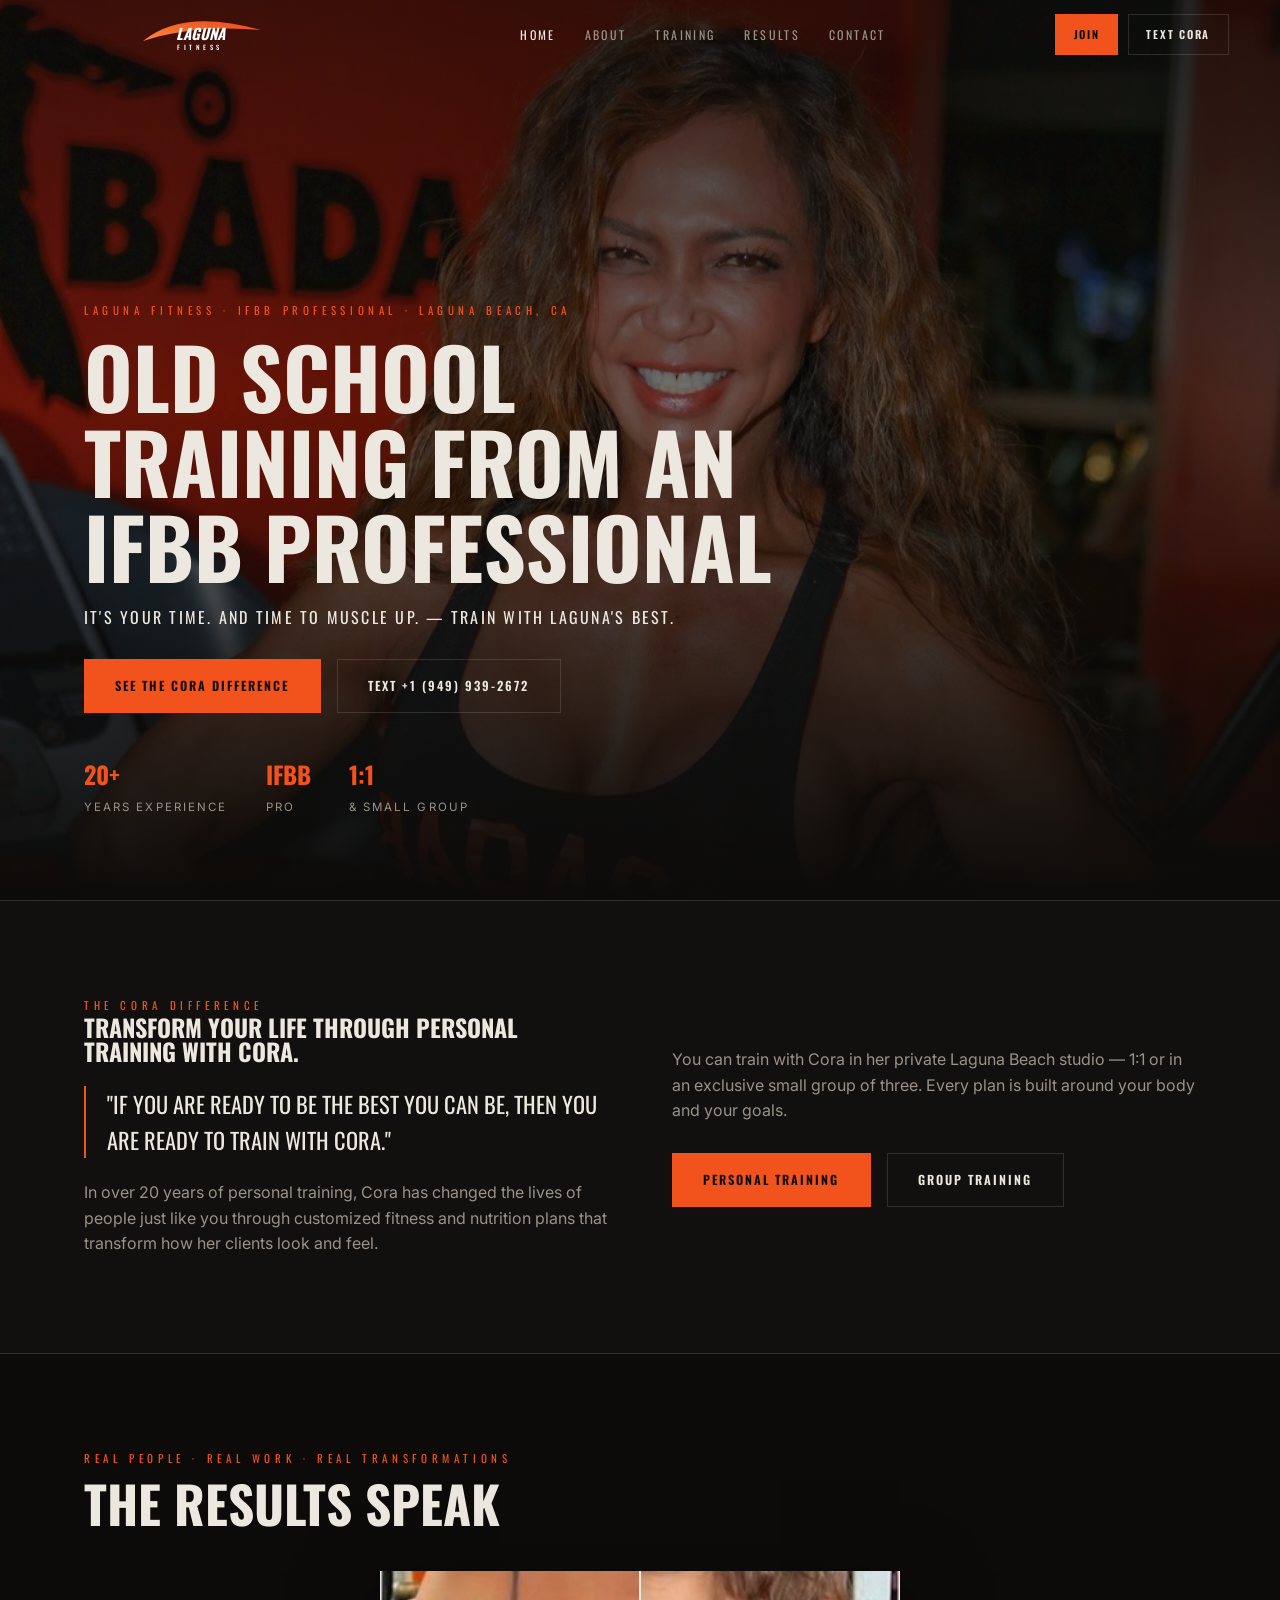
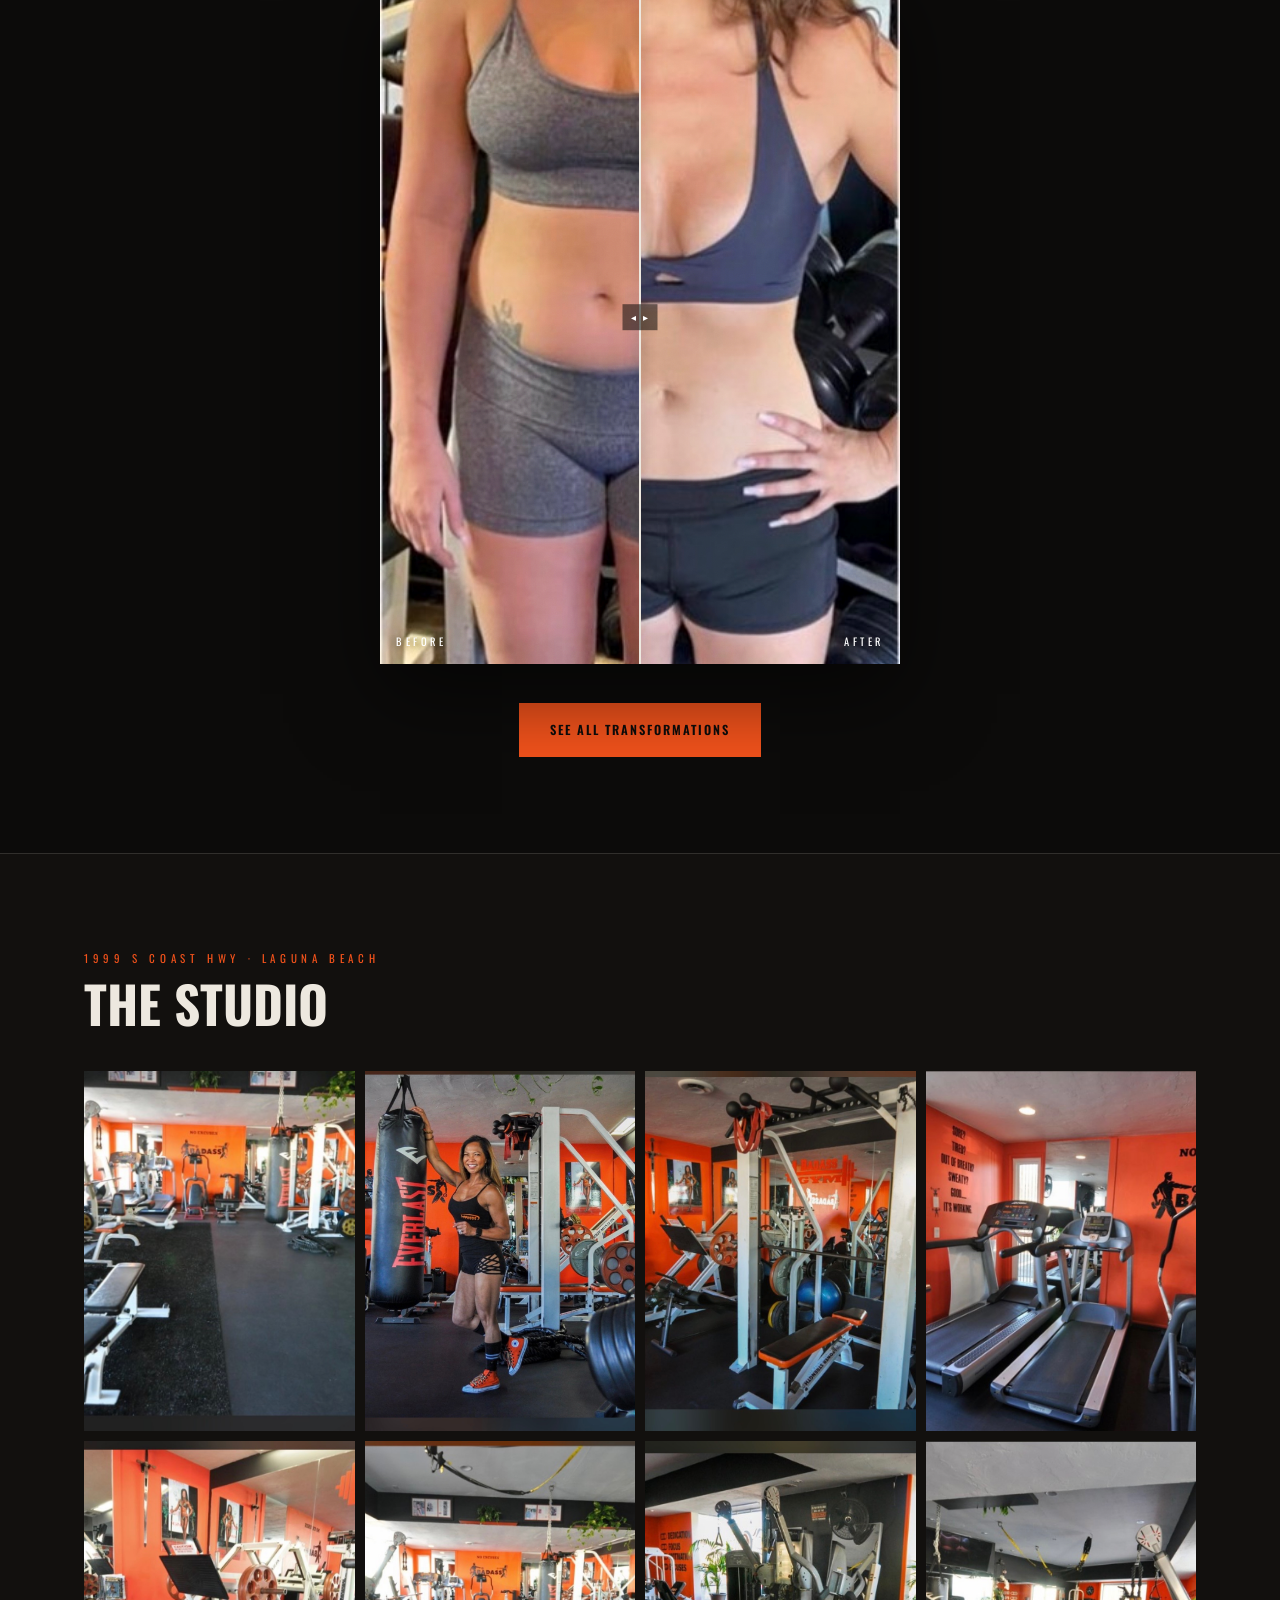
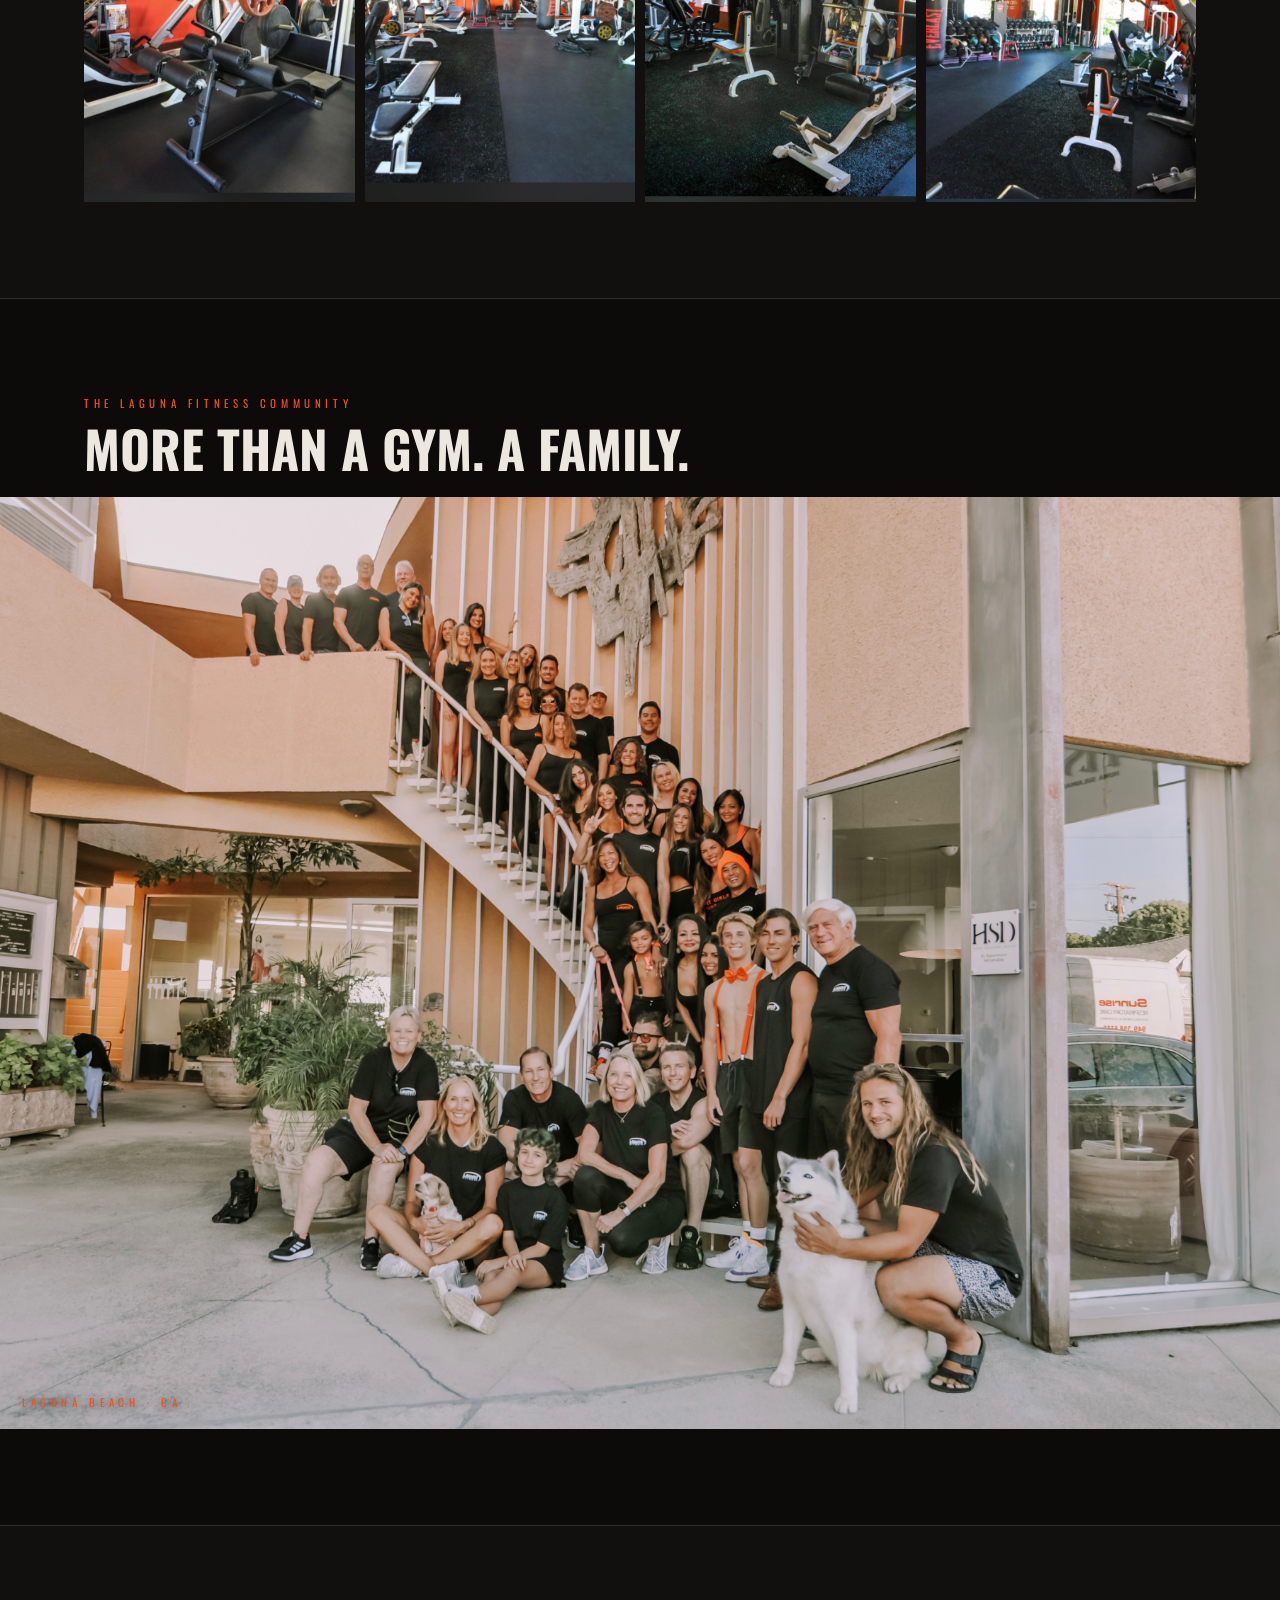
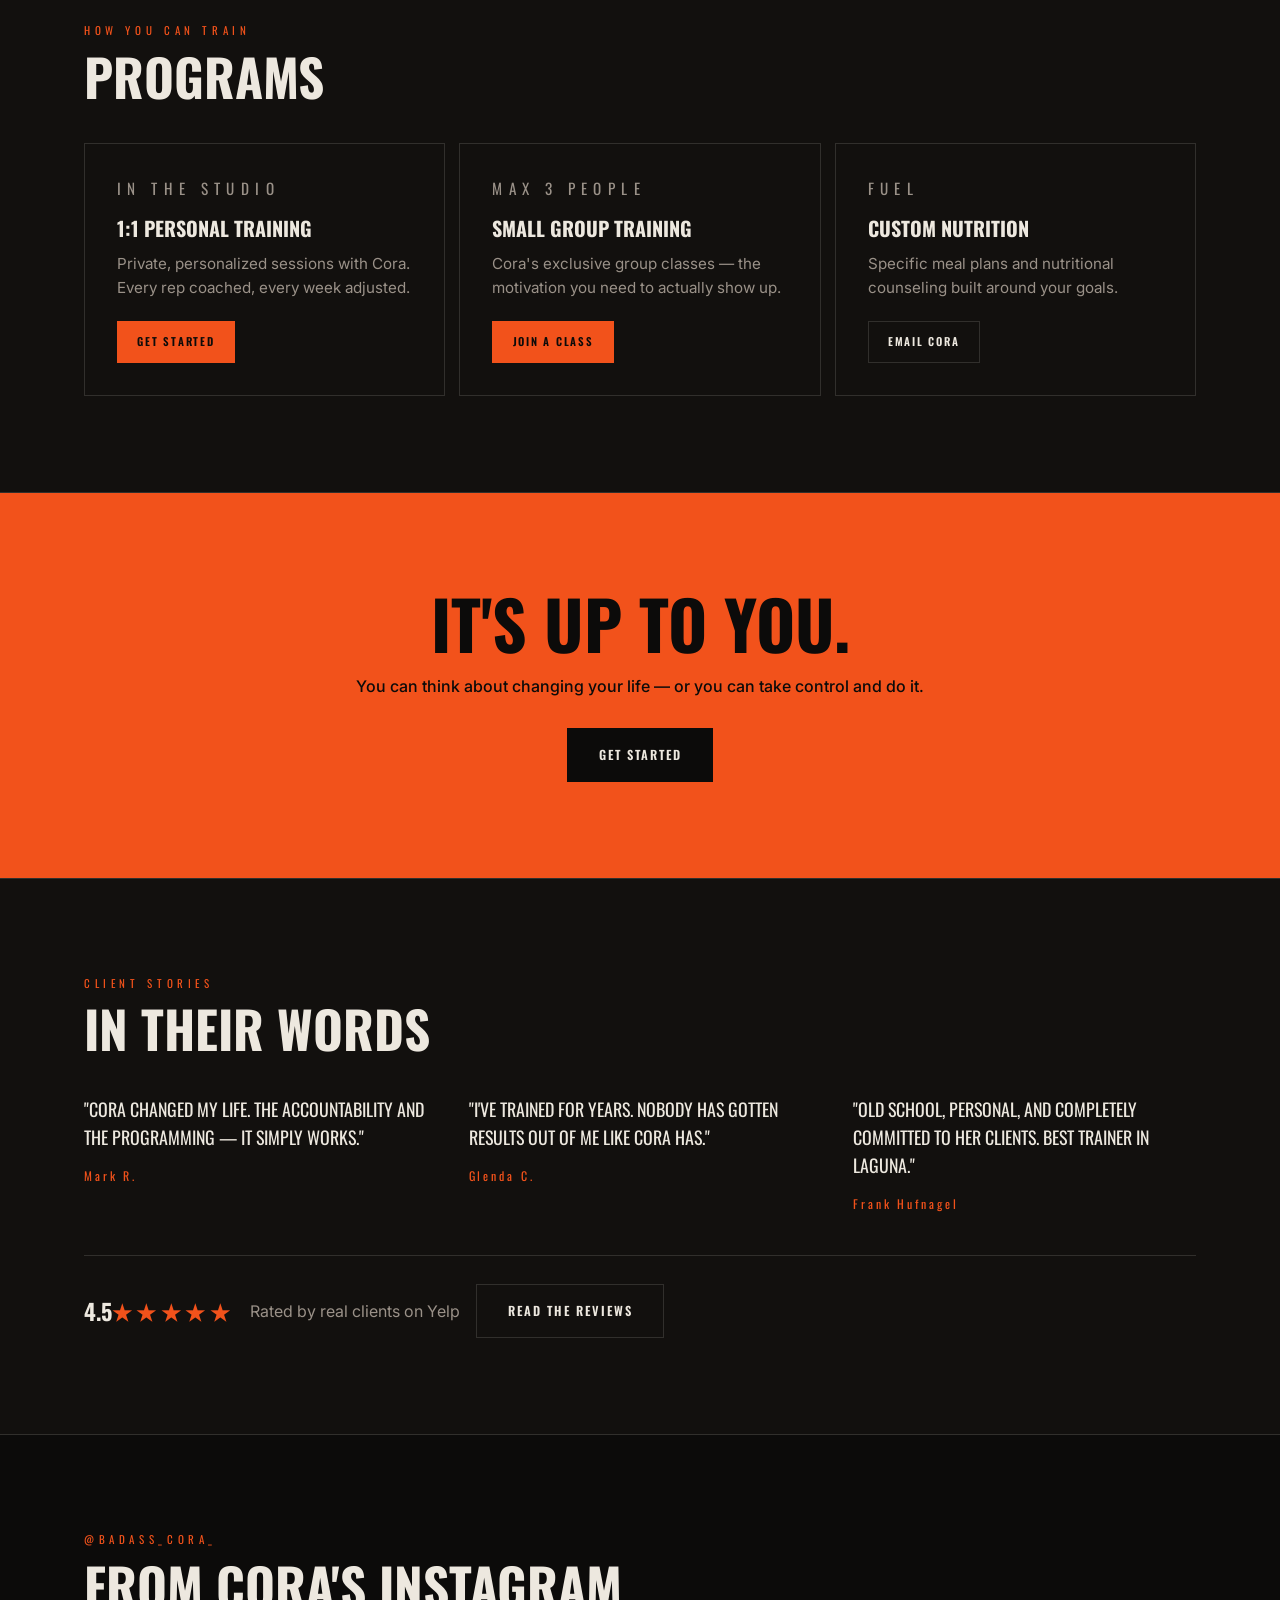
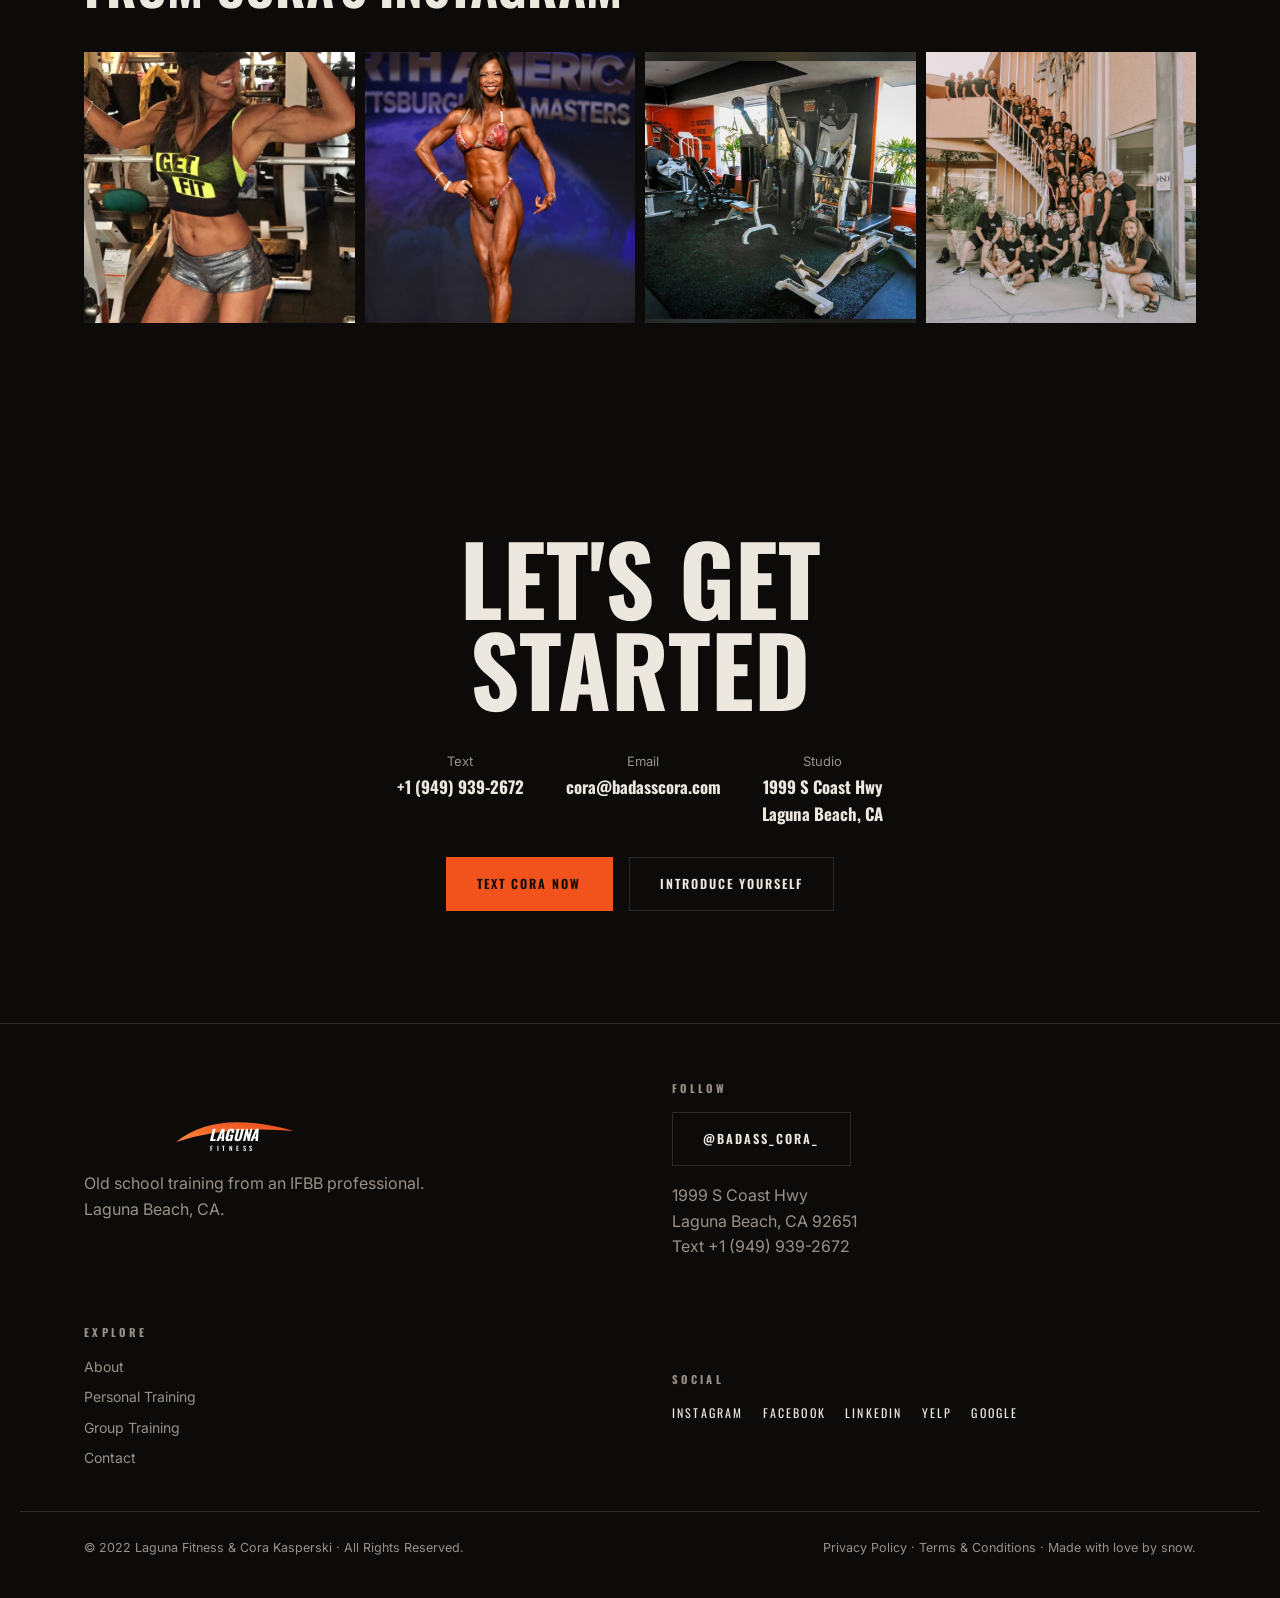
<file: index.html>
<!DOCTYPE html>
<html lang="en">
<head>
<meta charset="UTF-8"><meta name="viewport" content="width=device-width, initial-scale=1.0, viewport-fit=cover">
<title>Laguna Fitness — Old School Training From An IFBB Professional | Laguna Beach</title>
<meta name="description" content="Personal training with IFBB Pro Cora Kasperski in Laguna Beach. 1:1 and small group training, custom nutrition. 20+ years of real transformations.">
<link rel="icon" href='data:image/svg+xml,<svg xmlns="http://www.w3.org/2000/svg" viewBox="0 0 64 64"><path d="M4 40 Q32 4 60 30 Q28 18 4 40 Z" fill="%23F2521B"/><text x="32" y="56" text-anchor="middle" font-family="Arial" font-weight="bold" font-size="26" fill="white">L</text></svg>'>
<link rel="preconnect" href="https://fonts.googleapis.com"><link rel="preconnect" href="https://fonts.gstatic.com" crossorigin>
<link href="https://fonts.googleapis.com/css2?family=Oswald:wght@400;500;600;700&family=Inter:wght@400;500;600&display=swap" rel="stylesheet">
<link rel="stylesheet" href="styles.css"><script src="site.js" defer></script>
</head>
<body>
<svg width="0" height="0" style="position:absolute" aria-hidden="true"><symbol id="logo-lf" viewBox="0 0 264 76">
<defs><linearGradient id="lfS" x1="0" y1="1" x2="1" y2="0"><stop offset="0" stop-color="#FF8A3D"/><stop offset="1" stop-color="#E8481A"/></linearGradient></defs>
<path d="M 16 50 Q 96 -16 252 28 Q 118 16 16 50 Z" fill="url(#lfS)"/>
<text x="130" y="47" text-anchor="middle" font-family="Oswald,sans-serif" font-size="30" font-weight="700" font-style="italic" fill="#FFFFFF">LAGUNA</text>
<text x="130" y="68" text-anchor="middle" font-family="Oswald,sans-serif" font-size="13" font-weight="500" letter-spacing="7" fill="#FFFFFF">FITNESS</text>
</symbol></svg>

<nav id="nav">
  <a class="brand" href="index.html" aria-label="Laguna Fitness — home"><svg class="logo-svg" role="img" aria-label="Laguna Fitness"><use href="#logo-lf"/></svg></a>
  <div class="links">
    <a class="act" href="index.html">Home</a><a href="about.html">About</a><a href="training.html">Training</a><a href="results.html">Results</a><a href="contact.html">Contact</a>
  </div>
  <div class="nright">
    <a class="btn nav-cta" href="group.html">Join</a>
    <a class="btn ghost nav-cta" href="tel:+19499392672">Text Cora</a>
  </div>
  <button id="burger" aria-label="Menu">☰</button>
</nav>
<div id="mnav"><button id="mclose" aria-label="Close">✕</button>
  <a href="index.html">Home</a><a href="about.html">About</a><a href="training.html">Training</a><a href="results.html">Results</a><a href="contact.html">Contact</a><a href="group.html">Join</a>
  <a class="btn" href="tel:+19499392672">Text +1 (949) 939-2672</a>
</div>

<header class="hero" style="--himg:url('assets/cora_hero.jpg')">
  <div class="bg" role="img" aria-label="Cora Kasperski at Laguna Fitness"></div>
  <div class="wrap">
    <p class="kick rev">Laguna Fitness · IFBB Professional · Laguna Beach, CA</p>
    <h1 class="h-d rev">Old School Training From An IFBB Professional</h1>
    <p class="tag rev">It's your time. And time to muscle up. — Train with Laguna's best.</p>
    <div class="ctas rev">
      <a class="btn" href="results.html">See The Cora Difference</a>
      <a class="btn ghost" href="tel:+19499392672">Text +1 (949) 939-2672</a>
    </div>
    <div class="facts rev"><div><b>20+</b><span>Years Experience</span></div><div><b>IFBB</b><span>Pro</span></div><div><b>1:1</b><span>&amp; Small Group</span></div></div>
  </div>
</header>

<section id="story" class="alt"><div class="wrap cols">
  <div><p class="kick rev">The Cora Difference</p>
    <h2 class="h-d rev">Transform your life through personal training with Cora.</h2>
    <blockquote class="rev" style="font-family:var(--disp);font-size:clamp(1.1rem,1.9vw,1.4rem);text-transform:uppercase;border-left:2px solid var(--acc);padding-left:1.3rem;margin:1.4rem 0">"If you are ready to be the best you can be, then you are ready to train with Cora."</blockquote>
    <p class="sub rev">In over 20 years of personal training, Cora has changed the lives of people just like you through customized fitness and nutrition plans that transform how her clients look and feel.</p></div>
  <div><p class="sub rev">You can train with Cora in her private Laguna Beach studio — 1:1 or in an exclusive small group of three. Every plan is built around your body and your goals.</p>
    <div class="ctas rev"><a class="btn" href="training.html">Personal Training</a><a class="btn ghost" href="group.html">Group Training</a></div></div>
</div></section>

<section id="teaser"><div class="wrap">
  <div class="sec-head"><p class="kick rev">Real People · Real Work · Real Transformations</p><h2 class="h-d rev">The Results Speak</h2></div>
  <figure class="ba static grain rev">
    <img src="assets/stage1_front_01.jpg" alt="Client one before — front view">
    <img class="after" src="assets/stage1_front_02.jpg" alt="Client one after — front view">
    <span class="div"></span><span class="balab b">Before</span><span class="balab a">After</span>
  </figure>
  <div style="text-align:center;margin-top:2.4rem" class="rev"><a class="btn" href="results.html">See All Transformations</a></div>
</div></section>

<section id="studio" class="alt"><div class="wrap">
  <div class="sec-head"><p class="kick rev">1999 S Coast Hwy · Laguna Beach</p><h2 class="h-d rev">The Studio</h2></div>
  <div class="st-grid">
    <figure class="rev"><img src="assets/studio_floor_01.jpg" alt="Studio training floor" loading="lazy"></figure>
    <figure class="rev"><img src="assets/studio_cora_bag.jpg" alt="Cora at the heavy bag" loading="lazy"></figure>
    <figure class="rev"><img src="assets/studio_rack.jpg" alt="Squat rack" loading="lazy"></figure>
    <figure class="rev"><img src="assets/studio_treadmills.jpg" alt="Cardio area" loading="lazy"></figure>
    <figure class="rev"><img src="assets/studio_legpress.jpg" alt="Leg press" loading="lazy"></figure>
    <figure class="rev"><img src="assets/studio_floor_02.jpg" alt="Dumbbell area" loading="lazy"></figure>
    <figure class="rev"><img src="assets/studio_floor_03.jpg" alt="Full training floor" loading="lazy"></figure>
    <figure class="rev"><img src="assets/studio_window.jpg" alt="Studio front window" loading="lazy"></figure>
  </div>
</div></section>

<section id="community"><div class="wrap">
  <p class="kick rev">The Laguna Fitness Community</p><h2 class="h-d rev" style="font-size:clamp(2rem,4.6vw,3.2rem);margin:.6rem 0 1rem">More Than A Gym. A Family.</h2>
</div>
<figure class="comm-photo rev"><img src="assets/community.jpg" alt="The Laguna Fitness community outside the studio" loading="lazy"><figcaption class="kick">Laguna Beach · CA</figcaption></figure>
</section>

<section id="programs" class="alt"><div class="wrap">
  <div class="sec-head"><p class="kick rev">How You Can Train</p><h2 class="h-d rev">Programs</h2></div>
  <div class="cards">
    <div class="card rev"><p class="kick">In The Studio</p><h3>1:1 Personal Training</h3><p>Private, personalized sessions with Cora. Every rep coached, every week adjusted.</p><a class="btn" href="training.html">Get Started</a></div>
    <div class="card rev"><p class="kick">Max 3 People</p><h3>Small Group Training</h3><p>Cora's exclusive group classes — the motivation you need to actually show up.</p><a class="btn" href="group.html">Join A Class</a></div>
    <div class="card rev"><p class="kick">Fuel</p><h3>Custom Nutrition</h3><p>Specific meal plans and nutritional counseling built around your goals.</p><a class="btn ghost" href="mailto:cora@badasscora.com">Email Cora</a></div>
  </div>
</div></section>

<section id="up"><div class="wrap">
  <h2 class="h-d rev">It's Up To You.</h2>
  <p class="rev" style="max-width:62ch;margin:1rem auto 0;font-weight:500">You can think about changing your life — or you can take control and do it.</p>
  <a class="btn rev" href="contact.html">Get Started</a>
</div></section>

<section id="voices" class="alt"><div class="wrap">
  <div class="sec-head"><p class="kick rev">Client Stories</p><h2 class="h-d rev">In Their Words</h2></div>
  <div class="t">
    <div class="rev"><blockquote>"Cora changed my life. The accountability and the programming — it simply works."</blockquote><cite>Mark R.</cite></div>
    <div class="rev"><blockquote>"I've trained for years. Nobody has gotten results out of me like Cora has."</blockquote><cite>Glenda C.</cite></div>
    <div class="rev"><blockquote>"Old school, personal, and completely committed to her clients. Best trainer in Laguna."</blockquote><cite>Frank Hufnagel</cite></div>
  </div>
  <div class="yelp rev"><b style="font-family:var(--disp);font-size:1.4rem">4.5<span class="stars">★★★★★</span></b><span class="sub">Rated by real clients on Yelp</span>
    <a class="btn ghost" href="https://www.yelp.com/biz/laguna-fitness-laguna-beach" target="_blank" rel="noopener">Read The Reviews</a></div>
</div></section>

<section id="gram"><div class="wrap">
  <div class="sec-head"><p class="kick rev">@badass_cora_</p><h2 class="h-d rev">From Cora's Instagram</h2></div>
  <div class="row">
    <a href="https://www.instagram.com/badass_cora_/" target="_blank" rel="noopener"><img src="assets/ig_getfit.jpg" alt="Get Fit" loading="lazy"></a>
    <a href="https://www.instagram.com/badass_cora_/" target="_blank" rel="noopener"><img src="assets/cora_stage.jpg" alt="On stage" loading="lazy"></a>
    <a href="https://www.instagram.com/badass_cora_/" target="_blank" rel="noopener"><img src="assets/studio_floor_03.jpg" alt="In the studio" loading="lazy"></a>
    <a href="https://www.instagram.com/badass_cora_/" target="_blank" rel="noopener"><img src="assets/community.jpg" alt="The community" loading="lazy"></a>
  </div>
</div></section>

<section id="contact"><div class="wrap">
  <h2 class="h-d rev">Let's Get<br>Started</h2>
  <div class="ways rev">
    <div><span>Text</span><b><a href="tel:+19499392672">+1 (949) 939-2672</a></b></div>
    <div><span>Email</span><b><a href="mailto:cora@badasscora.com">cora@badasscora.com</a></b></div>
    <div><span>Studio</span><b>1999 S Coast Hwy<br>Laguna Beach, CA</b></div>
  </div>
  <div class="ctas rev" style="justify-content:center"><a class="btn" href="tel:+19499392672">Text Cora Now</a><a class="btn ghost" href="contact.html">Introduce Yourself</a></div>
</div></section>

<footer><div class="wrap cols">
  <div><svg class="logo-svg" role="img" aria-label="Laguna Fitness"><use href="#logo-lf"/></svg>
    <p class="sub" style="margin-top:1rem">Old school training from an IFBB professional.<br>Laguna Beach, CA.</p></div>
  <div><h4>Follow</h4><a class="btn ghost" href="https://www.instagram.com/badass_cora_/" target="_blank" rel="noopener">@Badass_Cora_</a>
    <p class="sub" style="margin-top:1.1rem">1999 S Coast Hwy<br>Laguna Beach, CA 92651<br><a href="tel:+19499392672">Text +1 (949) 939-2672</a></p></div>
  <div><h4>Explore</h4><div class="fnav"><a href="about.html">About</a><a href="training.html">Personal Training</a><a href="group.html">Group Training</a><a href="contact.html">Contact</a></div></div>
  <div><h4>Social</h4><div class="soc">
    <a href="https://www.instagram.com/badass_cora_/" target="_blank" rel="noopener">Instagram</a>
    <a href="https://www.facebook.com/badasscora" target="_blank" rel="noopener">Facebook</a>
    <a href="https://www.linkedin.com/in/corakasperski" target="_blank" rel="noopener">Linkedin</a>
    <a href="https://www.yelp.com/biz/laguna-fitness-laguna-beach" target="_blank" rel="noopener">Yelp</a>
    <a href="https://maps.google.com/?q=1999+S+Coast+Hwy+Laguna+Beach+CA+92651" target="_blank" rel="noopener">Google</a></div></div>
</div>
<div class="wrap fbot">
  <span>© 2022 Laguna Fitness &amp; Cora Kasperski · All Rights Reserved.</span>
  <span>Privacy Policy · Terms &amp; Conditions · Made with love by snow.</span>
</div></footer>
</body>
</html>
</file>
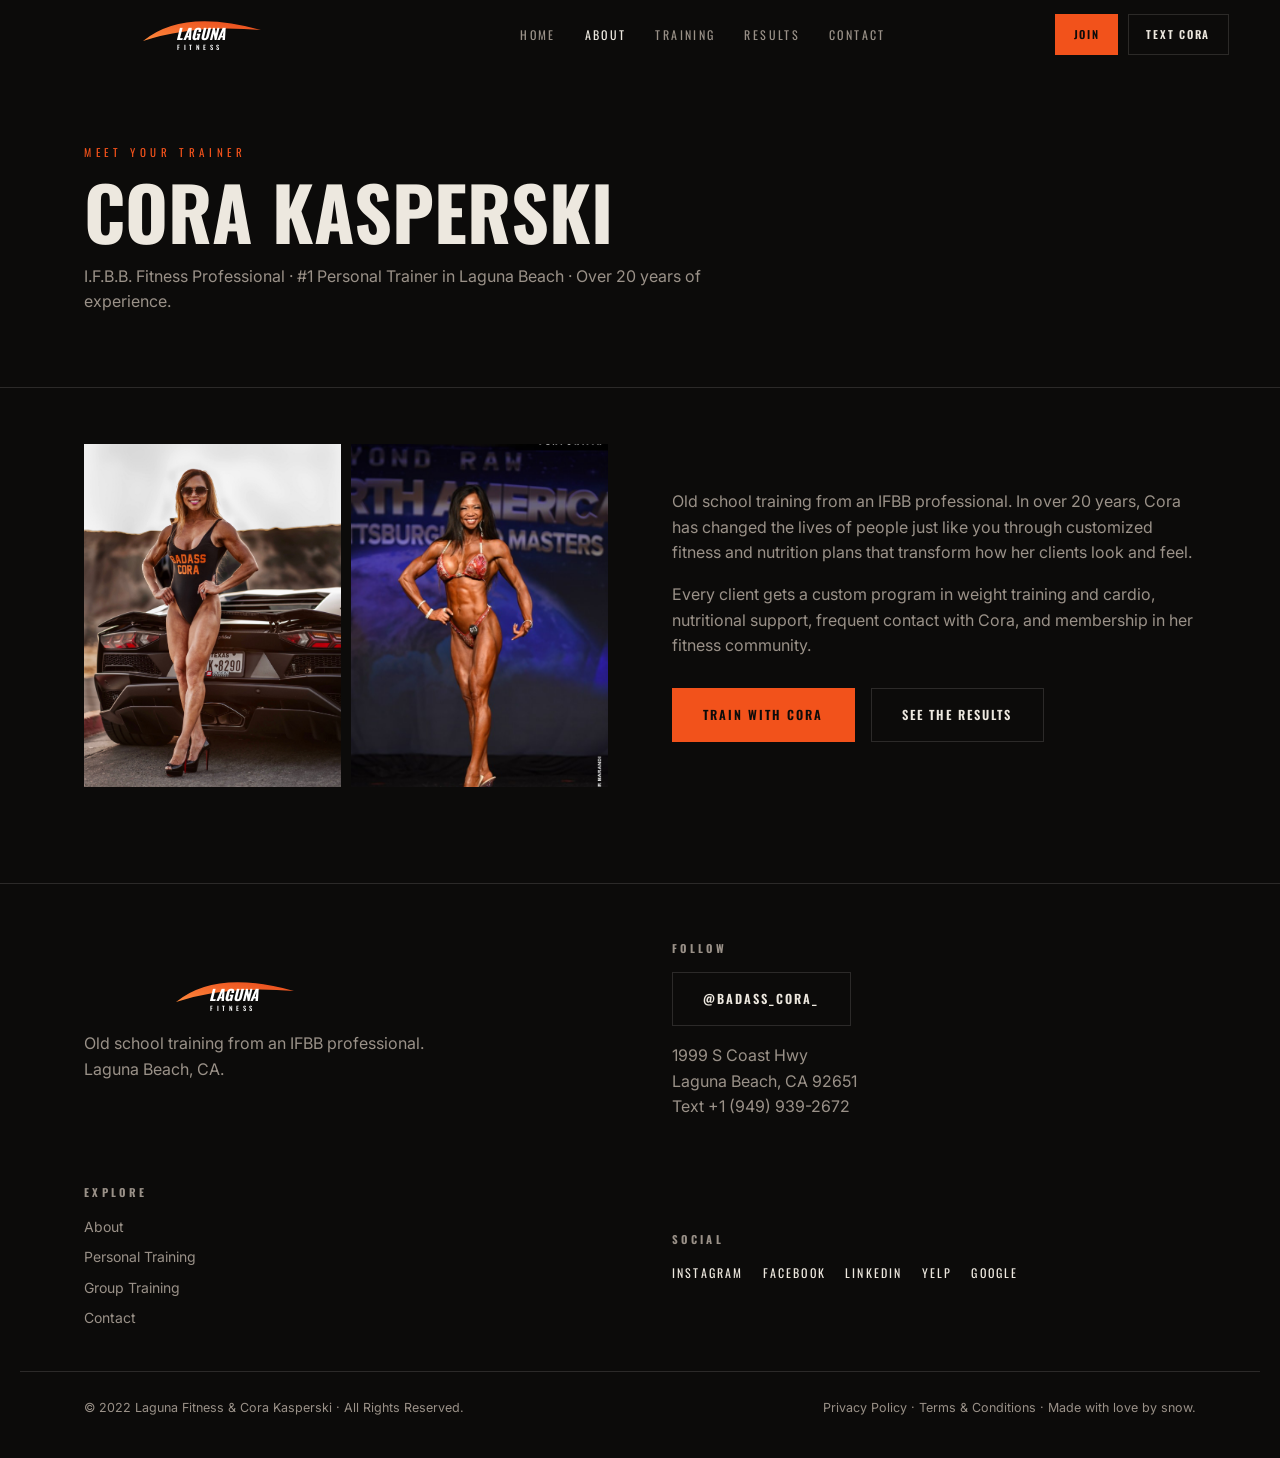
<file: about.html>
<!DOCTYPE html>
<html lang="en">
<head>
<meta charset="UTF-8"><meta name="viewport" content="width=device-width, initial-scale=1.0, viewport-fit=cover">
<title>About — Cora Kasperski | Laguna Fitness</title>
<meta name="description" content="Meet Cora Kasperski — I.F.B.B. Fitness Professional and the #1 personal trainer in Laguna Beach with over 20 years of experience.">
<link rel="icon" href='data:image/svg+xml,<svg xmlns="http://www.w3.org/2000/svg" viewBox="0 0 64 64"><path d="M4 40 Q32 4 60 30 Q28 18 4 40 Z" fill="%23F2521B"/><text x="32" y="56" text-anchor="middle" font-family="Arial" font-weight="bold" font-size="26" fill="white">L</text></svg>'>
<link rel="preconnect" href="https://fonts.googleapis.com"><link rel="preconnect" href="https://fonts.gstatic.com" crossorigin>
<link href="https://fonts.googleapis.com/css2?family=Oswald:wght@400;500;600;700&family=Inter:wght@400;500;600&display=swap" rel="stylesheet">
<link rel="stylesheet" href="styles.css"><script src="site.js" defer></script>
</head>
<body>
<svg width="0" height="0" style="position:absolute" aria-hidden="true"><symbol id="logo-lf" viewBox="0 0 264 76">
<defs><linearGradient id="lfS" x1="0" y1="1" x2="1" y2="0"><stop offset="0" stop-color="#FF8A3D"/><stop offset="1" stop-color="#E8481A"/></linearGradient></defs>
<path d="M 16 50 Q 96 -16 252 28 Q 118 16 16 50 Z" fill="url(#lfS)"/>
<text x="130" y="47" text-anchor="middle" font-family="Oswald,sans-serif" font-size="30" font-weight="700" font-style="italic" fill="#FFFFFF">LAGUNA</text>
<text x="130" y="68" text-anchor="middle" font-family="Oswald,sans-serif" font-size="13" font-weight="500" letter-spacing="7" fill="#FFFFFF">FITNESS</text>
</symbol></svg>

<nav id="nav">
  <a class="brand" href="index.html" aria-label="Laguna Fitness — home"><svg class="logo-svg" role="img" aria-label="Laguna Fitness"><use href="#logo-lf"/></svg></a>
  <div class="links">
    <a href="index.html">Home</a><a class="act" href="about.html">About</a><a href="training.html">Training</a><a href="results.html">Results</a><a href="contact.html">Contact</a>
  </div>
  <div class="nright">
    <a class="btn nav-cta" href="group.html">Join</a>
    <a class="btn ghost nav-cta" href="tel:+19499392672">Text Cora</a>
  </div>
  <button id="burger" aria-label="Menu">☰</button>
</nav>
<div id="mnav"><button id="mclose" aria-label="Close">✕</button>
  <a href="index.html">Home</a><a href="about.html">About</a><a href="training.html">Training</a><a href="results.html">Results</a><a href="contact.html">Contact</a><a href="group.html">Join</a>
  <a class="btn" href="tel:+19499392672">Text +1 (949) 939-2672</a>
</div>

<div class="phero"><div class="wrap">
  <p class="kick">Meet Your Trainer</p><h1 class="h-d">Cora Kasperski</h1>
  <p class="sub">I.F.B.B. Fitness Professional · #1 Personal Trainer in Laguna Beach · Over 20 years of experience.</p>
</div></div>

<section style="padding-top:3.5rem"><div class="wrap cols">
  <div class="imgs2 rev"><img src="assets/cora_portrait.jpg" alt="Cora Kasperski portrait" loading="lazy"><img src="assets/cora_stage.jpg" alt="Cora on the NPC stage" loading="lazy"></div>
  <div><p class="sub rev">Old school training from an IFBB professional. In over 20 years, Cora has changed the lives of people just like you through customized fitness and nutrition plans that transform how her clients look and feel.</p>
    <p class="sub rev" style="margin-top:1rem">Every client gets a custom program in weight training and cardio, nutritional support, frequent contact with Cora, and membership in her fitness community.</p>
    <div class="ctas rev"><a class="btn" href="training.html">Train With Cora</a><a class="btn ghost" href="results.html">See The Results</a></div></div>
</div></section>

<footer><div class="wrap cols">
  <div><svg class="logo-svg" role="img" aria-label="Laguna Fitness"><use href="#logo-lf"/></svg>
    <p class="sub" style="margin-top:1rem">Old school training from an IFBB professional.<br>Laguna Beach, CA.</p></div>
  <div><h4>Follow</h4><a class="btn ghost" href="https://www.instagram.com/badass_cora_/" target="_blank" rel="noopener">@Badass_Cora_</a>
    <p class="sub" style="margin-top:1.1rem">1999 S Coast Hwy<br>Laguna Beach, CA 92651<br><a href="tel:+19499392672">Text +1 (949) 939-2672</a></p></div>
  <div><h4>Explore</h4><div class="fnav"><a href="about.html">About</a><a href="training.html">Personal Training</a><a href="group.html">Group Training</a><a href="contact.html">Contact</a></div></div>
  <div><h4>Social</h4><div class="soc">
    <a href="https://www.instagram.com/badass_cora_/" target="_blank" rel="noopener">Instagram</a>
    <a href="https://www.facebook.com/badasscora" target="_blank" rel="noopener">Facebook</a>
    <a href="https://www.linkedin.com/in/corakasperski" target="_blank" rel="noopener">Linkedin</a>
    <a href="https://www.yelp.com/biz/laguna-fitness-laguna-beach" target="_blank" rel="noopener">Yelp</a>
    <a href="https://maps.google.com/?q=1999+S+Coast+Hwy+Laguna+Beach+CA+92651" target="_blank" rel="noopener">Google</a></div></div>
</div>
<div class="wrap fbot">
  <span>© 2022 Laguna Fitness &amp; Cora Kasperski · All Rights Reserved.</span>
  <span>Privacy Policy · Terms &amp; Conditions · Made with love by snow.</span>
</div></footer>
</body>
</html>
</file>
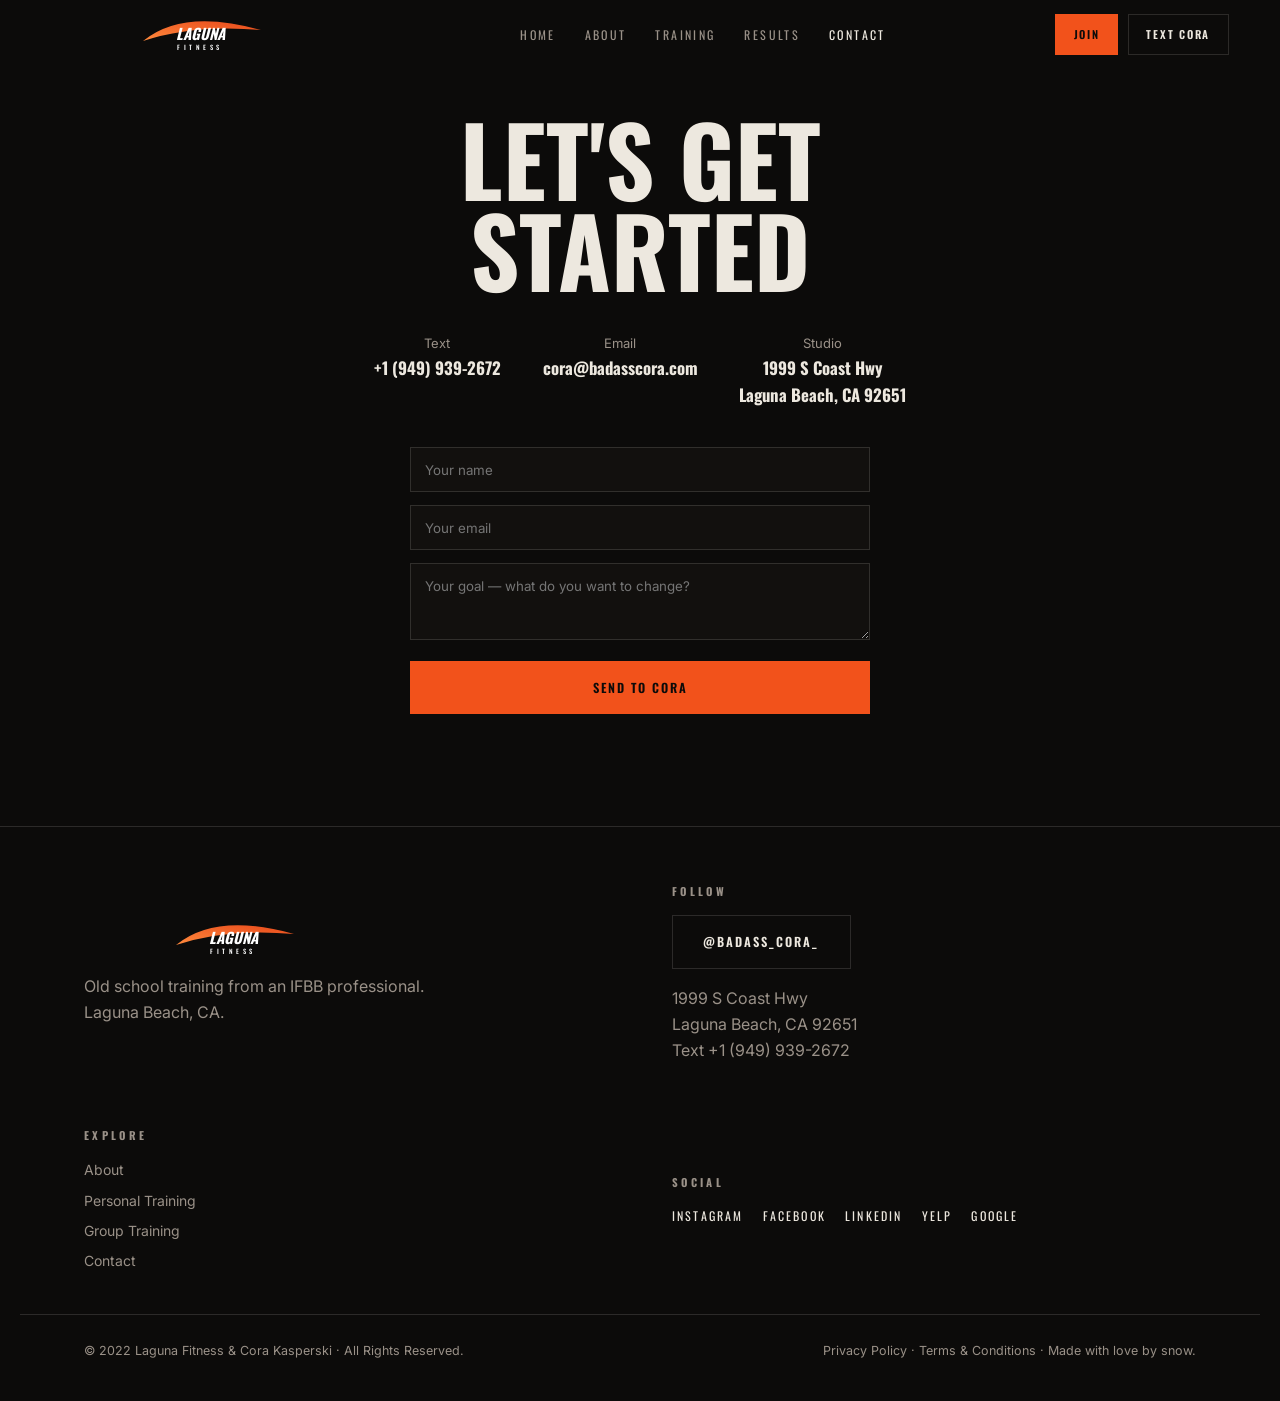
<file: contact.html>
<!DOCTYPE html>
<html lang="en">
<head>
<meta charset="UTF-8"><meta name="viewport" content="width=device-width, initial-scale=1.0, viewport-fit=cover">
<title>Contact — Laguna Fitness</title>
<meta name="description" content="Text Cora at +1 (949) 939-2672 or email cora@badasscora.com. Studio: 1999 S Coast Hwy, Laguna Beach, CA 92651.">
<link rel="icon" href='data:image/svg+xml,<svg xmlns="http://www.w3.org/2000/svg" viewBox="0 0 64 64"><path d="M4 40 Q32 4 60 30 Q28 18 4 40 Z" fill="%23F2521B"/><text x="32" y="56" text-anchor="middle" font-family="Arial" font-weight="bold" font-size="26" fill="white">L</text></svg>'>
<link rel="preconnect" href="https://fonts.googleapis.com"><link rel="preconnect" href="https://fonts.gstatic.com" crossorigin>
<link href="https://fonts.googleapis.com/css2?family=Oswald:wght@400;500;600;700&family=Inter:wght@400;500;600&display=swap" rel="stylesheet">
<link rel="stylesheet" href="styles.css"><script src="site.js" defer></script>
</head>
<body>
<svg width="0" height="0" style="position:absolute" aria-hidden="true"><symbol id="logo-lf" viewBox="0 0 264 76">
<defs><linearGradient id="lfS" x1="0" y1="1" x2="1" y2="0"><stop offset="0" stop-color="#FF8A3D"/><stop offset="1" stop-color="#E8481A"/></linearGradient></defs>
<path d="M 16 50 Q 96 -16 252 28 Q 118 16 16 50 Z" fill="url(#lfS)"/>
<text x="130" y="47" text-anchor="middle" font-family="Oswald,sans-serif" font-size="30" font-weight="700" font-style="italic" fill="#FFFFFF">LAGUNA</text>
<text x="130" y="68" text-anchor="middle" font-family="Oswald,sans-serif" font-size="13" font-weight="500" letter-spacing="7" fill="#FFFFFF">FITNESS</text>
</symbol></svg>

<nav id="nav">
  <a class="brand" href="index.html" aria-label="Laguna Fitness — home"><svg class="logo-svg" role="img" aria-label="Laguna Fitness"><use href="#logo-lf"/></svg></a>
  <div class="links">
    <a href="index.html">Home</a><a href="about.html">About</a><a href="training.html">Training</a><a href="results.html">Results</a><a class="act" href="contact.html">Contact</a>
  </div>
  <div class="nright">
    <a class="btn nav-cta" href="group.html">Join</a>
    <a class="btn ghost nav-cta" href="tel:+19499392672">Text Cora</a>
  </div>
  <button id="burger" aria-label="Menu">☰</button>
</nav>
<div id="mnav"><button id="mclose" aria-label="Close">✕</button>
  <a href="index.html">Home</a><a href="about.html">About</a><a href="training.html">Training</a><a href="results.html">Results</a><a href="contact.html">Contact</a><a href="group.html">Join</a>
  <a class="btn" href="tel:+19499392672">Text +1 (949) 939-2672</a>
</div>

<section id="contact"><div class="wrap">
  <h2 class="h-d rev">Let's Get<br>Started</h2>
  <div class="ways rev">
    <div><span>Text</span><b><a href="tel:+19499392672">+1 (949) 939-2672</a></b></div>
    <div><span>Email</span><b><a href="mailto:cora@badasscora.com">cora@badasscora.com</a></b></div>
    <div><span>Studio</span><b>1999 S Coast Hwy<br>Laguna Beach, CA 92651</b></div>
  </div>
  <form class="cform rev" id="cform">
    <input required id="fName" placeholder="Your name" autocomplete="name">
    <input required id="fEmail" type="email" placeholder="Your email" autocomplete="email">
    <textarea id="fGoal" rows="3" placeholder="Your goal — what do you want to change?"></textarea>
    <button class="btn" type="submit" style="width:100%;justify-content:center">Send To Cora</button>
  </form>
</div></section>

<footer><div class="wrap cols">
  <div><svg class="logo-svg" role="img" aria-label="Laguna Fitness"><use href="#logo-lf"/></svg>
    <p class="sub" style="margin-top:1rem">Old school training from an IFBB professional.<br>Laguna Beach, CA.</p></div>
  <div><h4>Follow</h4><a class="btn ghost" href="https://www.instagram.com/badass_cora_/" target="_blank" rel="noopener">@Badass_Cora_</a>
    <p class="sub" style="margin-top:1.1rem">1999 S Coast Hwy<br>Laguna Beach, CA 92651<br><a href="tel:+19499392672">Text +1 (949) 939-2672</a></p></div>
  <div><h4>Explore</h4><div class="fnav"><a href="about.html">About</a><a href="training.html">Personal Training</a><a href="group.html">Group Training</a><a href="contact.html">Contact</a></div></div>
  <div><h4>Social</h4><div class="soc">
    <a href="https://www.instagram.com/badass_cora_/" target="_blank" rel="noopener">Instagram</a>
    <a href="https://www.facebook.com/badasscora" target="_blank" rel="noopener">Facebook</a>
    <a href="https://www.linkedin.com/in/corakasperski" target="_blank" rel="noopener">Linkedin</a>
    <a href="https://www.yelp.com/biz/laguna-fitness-laguna-beach" target="_blank" rel="noopener">Yelp</a>
    <a href="https://maps.google.com/?q=1999+S+Coast+Hwy+Laguna+Beach+CA+92651" target="_blank" rel="noopener">Google</a></div></div>
</div>
<div class="wrap fbot">
  <span>© 2022 Laguna Fitness &amp; Cora Kasperski · All Rights Reserved.</span>
  <span>Privacy Policy · Terms &amp; Conditions · Made with love by snow.</span>
</div></footer>

<script>
document.getElementById('cform').addEventListener('submit',function(e){e.preventDefault();
location.href='mailto:cora@badasscora.com?subject='+encodeURIComponent('Training Inquiry — '+fName.value)+'&body='+encodeURIComponent('Name: '+fName.value+'\nEmail: '+fEmail.value+'\nGoal: '+fGoal.value);});
</script>
</body>
</html>
</file>
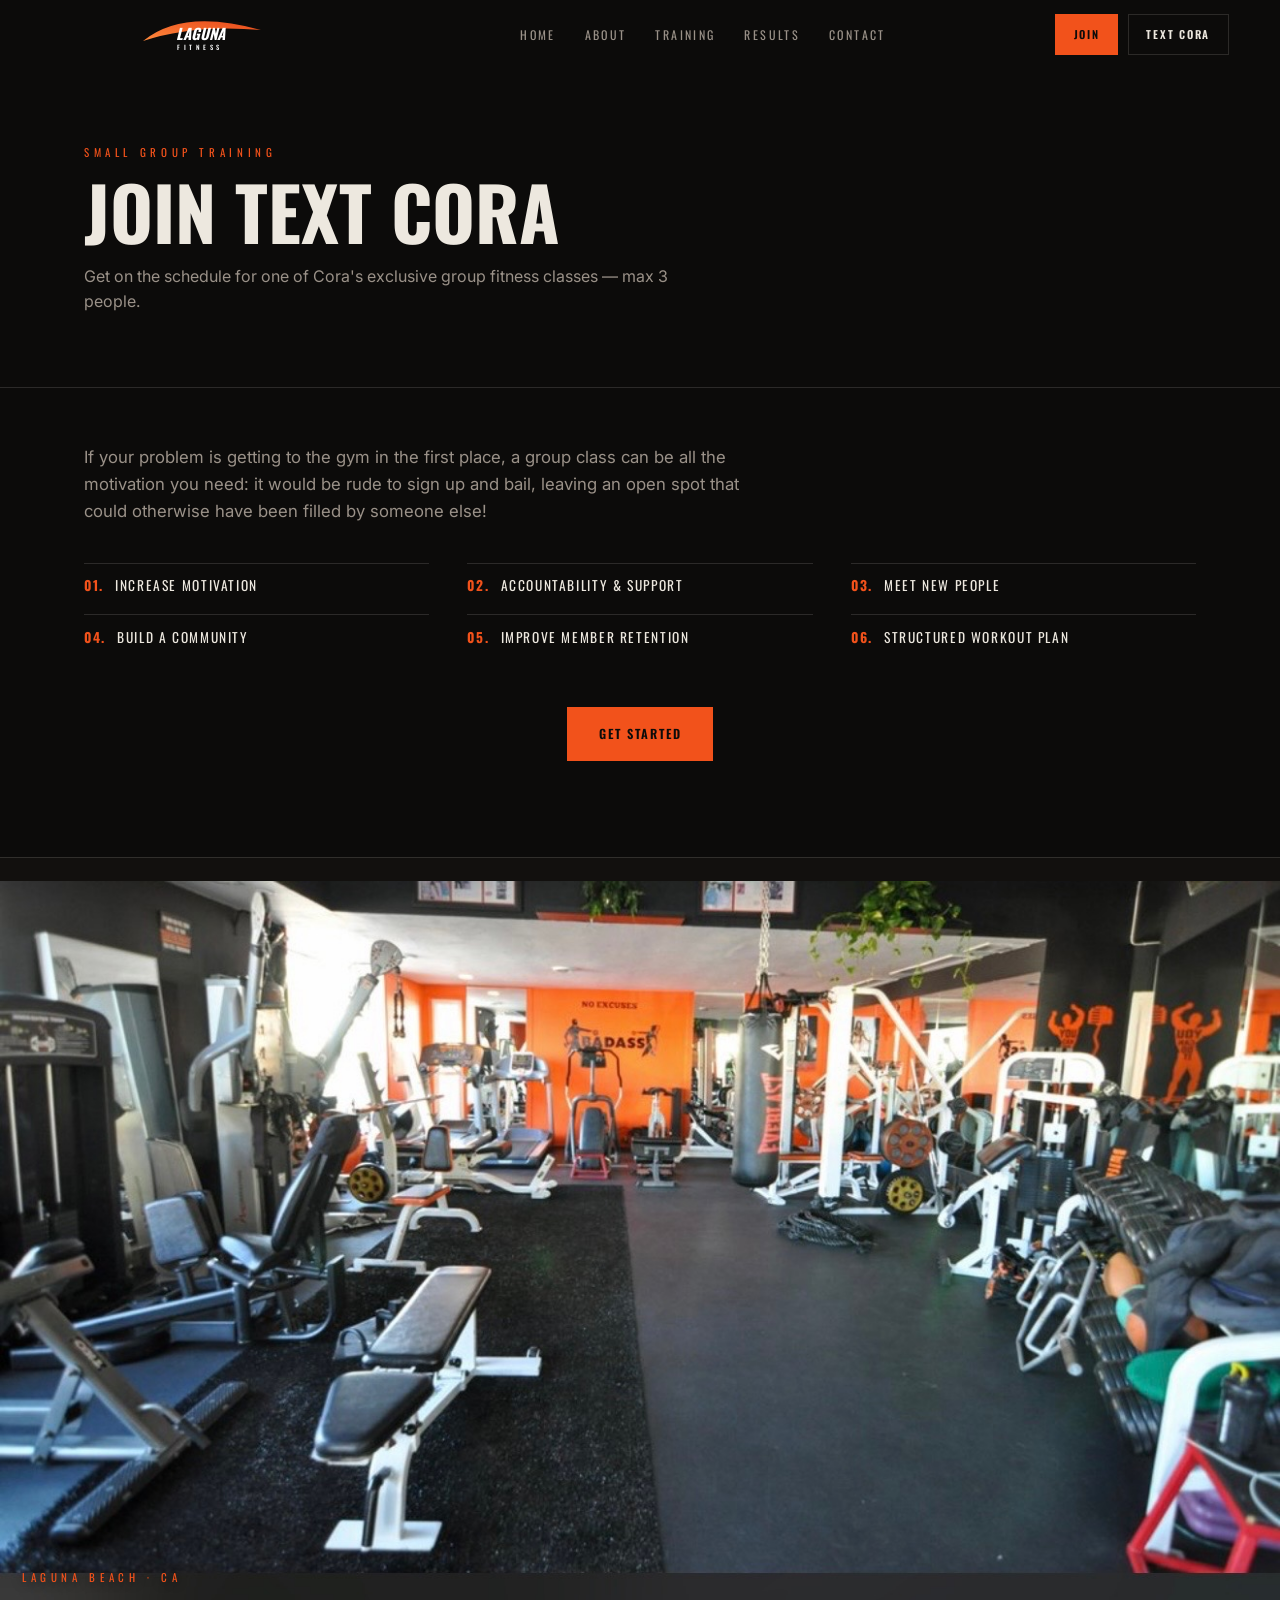
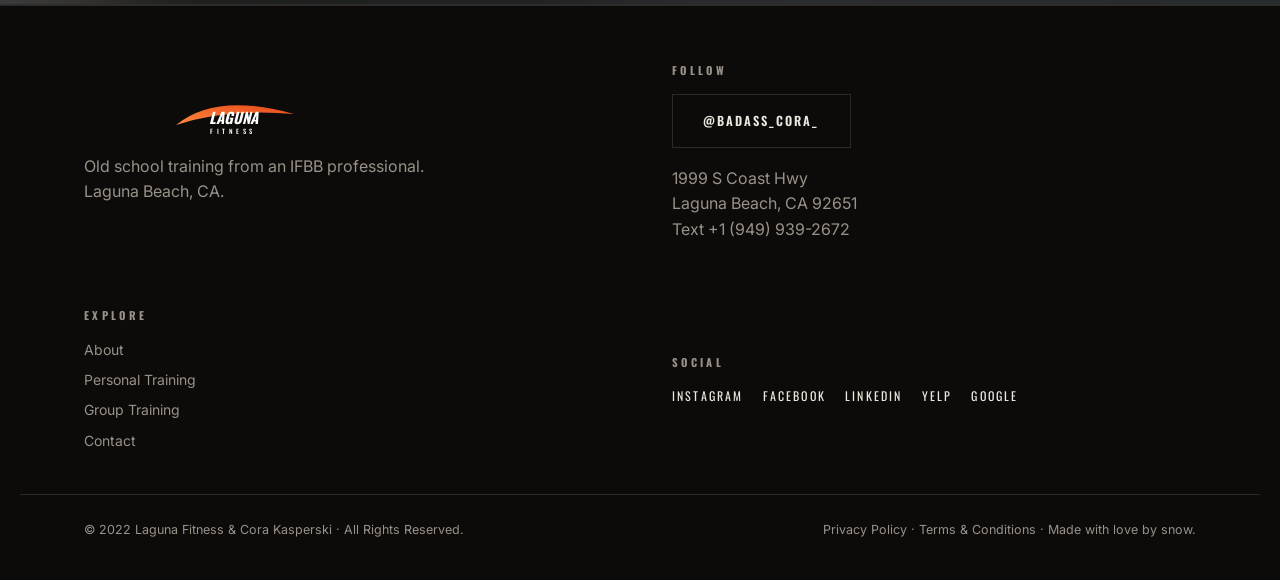
<file: group.html>
<!DOCTYPE html>
<html lang="en">
<head>
<meta charset="UTF-8"><meta name="viewport" content="width=device-width, initial-scale=1.0, viewport-fit=cover">
<title>Small Group Training — Laguna Fitness</title>
<meta name="description" content="Join one of Cora's exclusive small group fitness classes in Laguna Beach — max 3 people. Motivation, accountability, community.">
<link rel="icon" href='data:image/svg+xml,<svg xmlns="http://www.w3.org/2000/svg" viewBox="0 0 64 64"><path d="M4 40 Q32 4 60 30 Q28 18 4 40 Z" fill="%23F2521B"/><text x="32" y="56" text-anchor="middle" font-family="Arial" font-weight="bold" font-size="26" fill="white">L</text></svg>'>
<link rel="preconnect" href="https://fonts.googleapis.com"><link rel="preconnect" href="https://fonts.gstatic.com" crossorigin>
<link href="https://fonts.googleapis.com/css2?family=Oswald:wght@400;500;600;700&family=Inter:wght@400;500;600&display=swap" rel="stylesheet">
<link rel="stylesheet" href="styles.css"><script src="site.js" defer></script>
</head>
<body>
<svg width="0" height="0" style="position:absolute" aria-hidden="true"><symbol id="logo-lf" viewBox="0 0 264 76">
<defs><linearGradient id="lfS" x1="0" y1="1" x2="1" y2="0"><stop offset="0" stop-color="#FF8A3D"/><stop offset="1" stop-color="#E8481A"/></linearGradient></defs>
<path d="M 16 50 Q 96 -16 252 28 Q 118 16 16 50 Z" fill="url(#lfS)"/>
<text x="130" y="47" text-anchor="middle" font-family="Oswald,sans-serif" font-size="30" font-weight="700" font-style="italic" fill="#FFFFFF">LAGUNA</text>
<text x="130" y="68" text-anchor="middle" font-family="Oswald,sans-serif" font-size="13" font-weight="500" letter-spacing="7" fill="#FFFFFF">FITNESS</text>
</symbol></svg>

<nav id="nav">
  <a class="brand" href="index.html" aria-label="Laguna Fitness — home"><svg class="logo-svg" role="img" aria-label="Laguna Fitness"><use href="#logo-lf"/></svg></a>
  <div class="links">
    <a href="index.html">Home</a><a href="about.html">About</a><a href="training.html">Training</a><a href="results.html">Results</a><a href="contact.html">Contact</a>
  </div>
  <div class="nright">
    <a class="btn nav-cta" href="group.html">Join</a>
    <a class="btn ghost nav-cta" href="tel:+19499392672">Text Cora</a>
  </div>
  <button id="burger" aria-label="Menu">☰</button>
</nav>
<div id="mnav"><button id="mclose" aria-label="Close">✕</button>
  <a href="index.html">Home</a><a href="about.html">About</a><a href="training.html">Training</a><a href="results.html">Results</a><a href="contact.html">Contact</a><a href="group.html">Join</a>
  <a class="btn" href="tel:+19499392672">Text +1 (949) 939-2672</a>
</div>

<div class="phero"><div class="wrap">
  <p class="kick">Small Group Training</p><h1 class="h-d">Join Text Cora</h1>
  <p class="sub">Get on the schedule for one of Cora's exclusive group fitness classes — max 3 people.</p>
</div></div>

<section style="padding-top:3.5rem"><div class="wrap">
  <p class="sub rev" style="font-size:1.05rem">If your problem is getting to the gym in the first place, a group class can be all the motivation you need: it would be rude to sign up and bail, leaving an open spot that could otherwise have been filled by someone else!</p>
  <div class="bens rev">
    <div><b>01.</b>Increase Motivation</div><div><b>02.</b>Accountability &amp; Support</div><div><b>03.</b>Meet New People</div>
    <div><b>04.</b>Build A Community</div><div><b>05.</b>Improve Member Retention</div><div><b>06.</b>Structured Workout Plan</div>
  </div>
  <div style="text-align:center;margin-top:3rem" class="rev"><a class="btn" href="tel:+19499392672">Get Started</a></div>
</div></section>

<section class="alt" style="padding:0"><figure class="comm-photo"><img src="assets/studio_floor_01.jpg" alt="Group training floor at Laguna Fitness" loading="lazy"><figcaption class="kick">Laguna Beach · CA</figcaption></figure></section>

<footer><div class="wrap cols">
  <div><svg class="logo-svg" role="img" aria-label="Laguna Fitness"><use href="#logo-lf"/></svg>
    <p class="sub" style="margin-top:1rem">Old school training from an IFBB professional.<br>Laguna Beach, CA.</p></div>
  <div><h4>Follow</h4><a class="btn ghost" href="https://www.instagram.com/badass_cora_/" target="_blank" rel="noopener">@Badass_Cora_</a>
    <p class="sub" style="margin-top:1.1rem">1999 S Coast Hwy<br>Laguna Beach, CA 92651<br><a href="tel:+19499392672">Text +1 (949) 939-2672</a></p></div>
  <div><h4>Explore</h4><div class="fnav"><a href="about.html">About</a><a href="training.html">Personal Training</a><a href="group.html">Group Training</a><a href="contact.html">Contact</a></div></div>
  <div><h4>Social</h4><div class="soc">
    <a href="https://www.instagram.com/badass_cora_/" target="_blank" rel="noopener">Instagram</a>
    <a href="https://www.facebook.com/badasscora" target="_blank" rel="noopener">Facebook</a>
    <a href="https://www.linkedin.com/in/corakasperski" target="_blank" rel="noopener">Linkedin</a>
    <a href="https://www.yelp.com/biz/laguna-fitness-laguna-beach" target="_blank" rel="noopener">Yelp</a>
    <a href="https://maps.google.com/?q=1999+S+Coast+Hwy+Laguna+Beach+CA+92651" target="_blank" rel="noopener">Google</a></div></div>
</div>
<div class="wrap fbot">
  <span>© 2022 Laguna Fitness &amp; Cora Kasperski · All Rights Reserved.</span>
  <span>Privacy Policy · Terms &amp; Conditions · Made with love by snow.</span>
</div></footer>
</body>
</html>
</file>
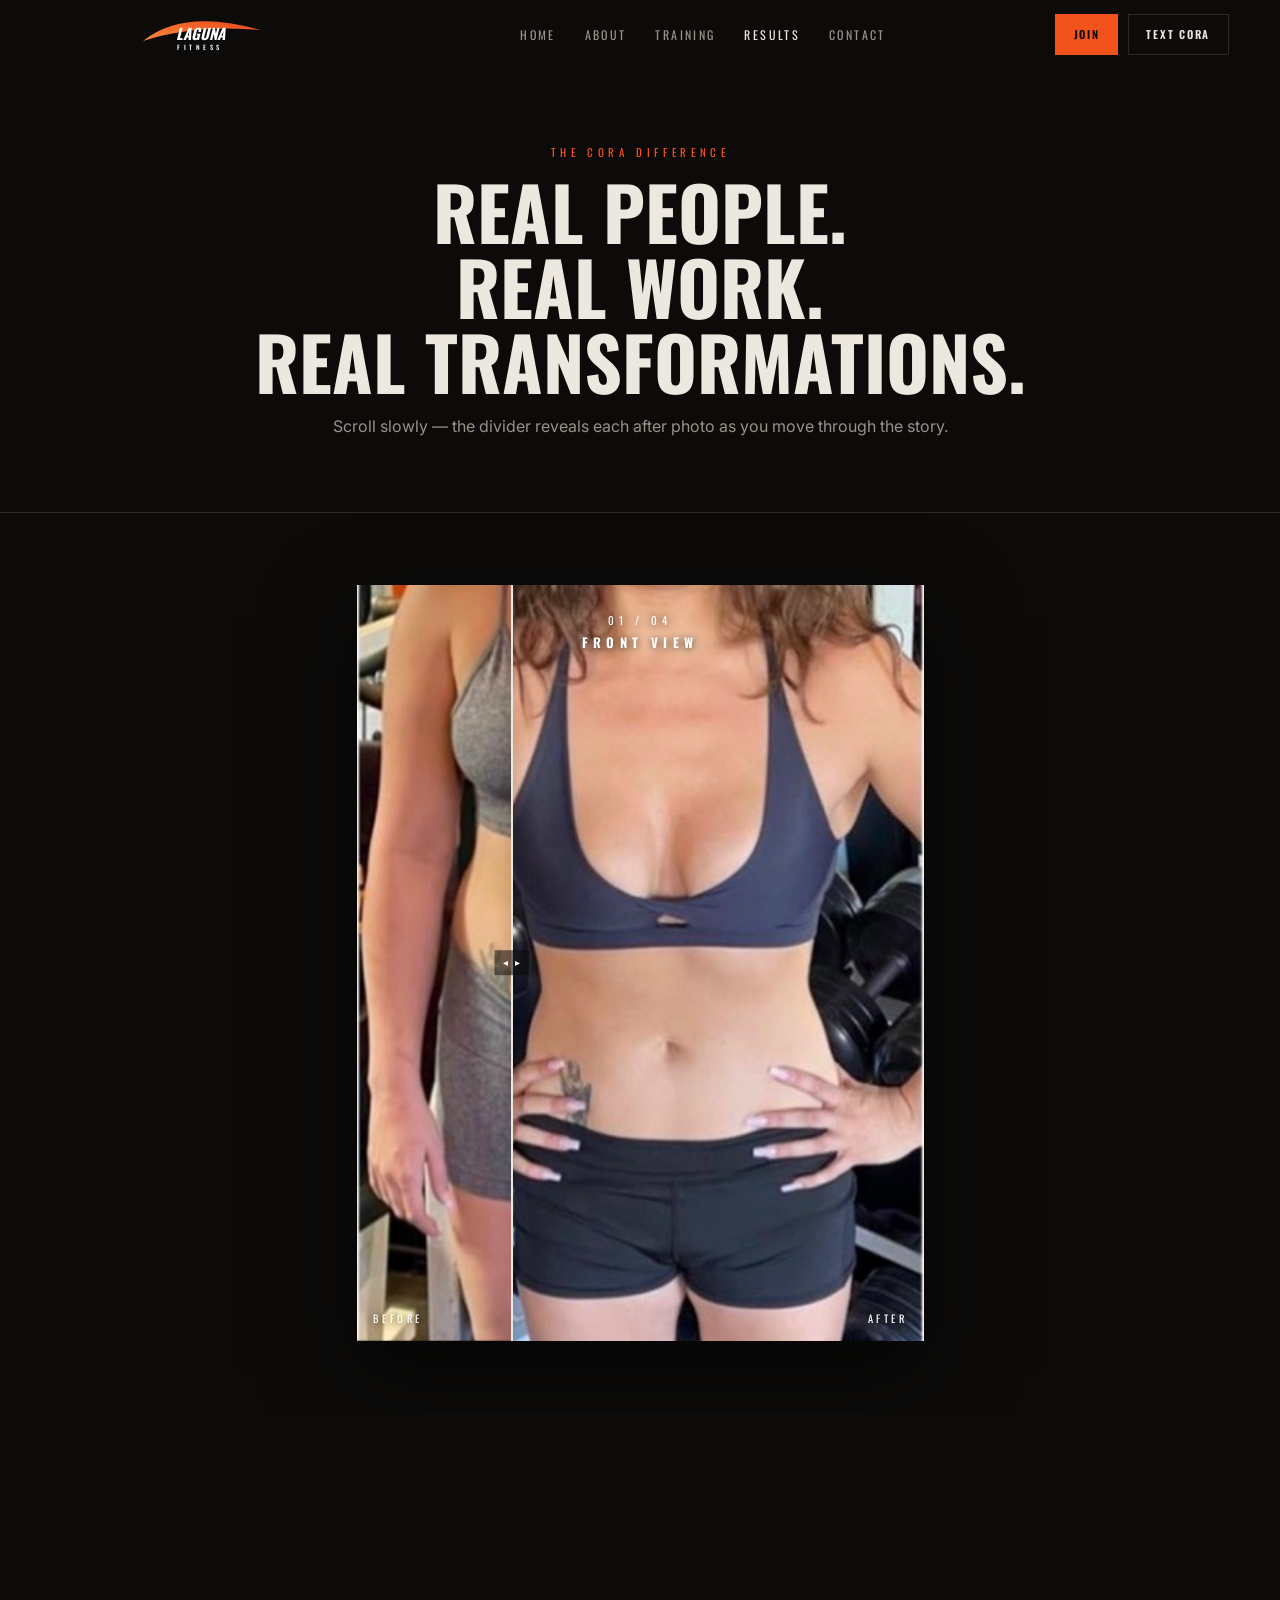
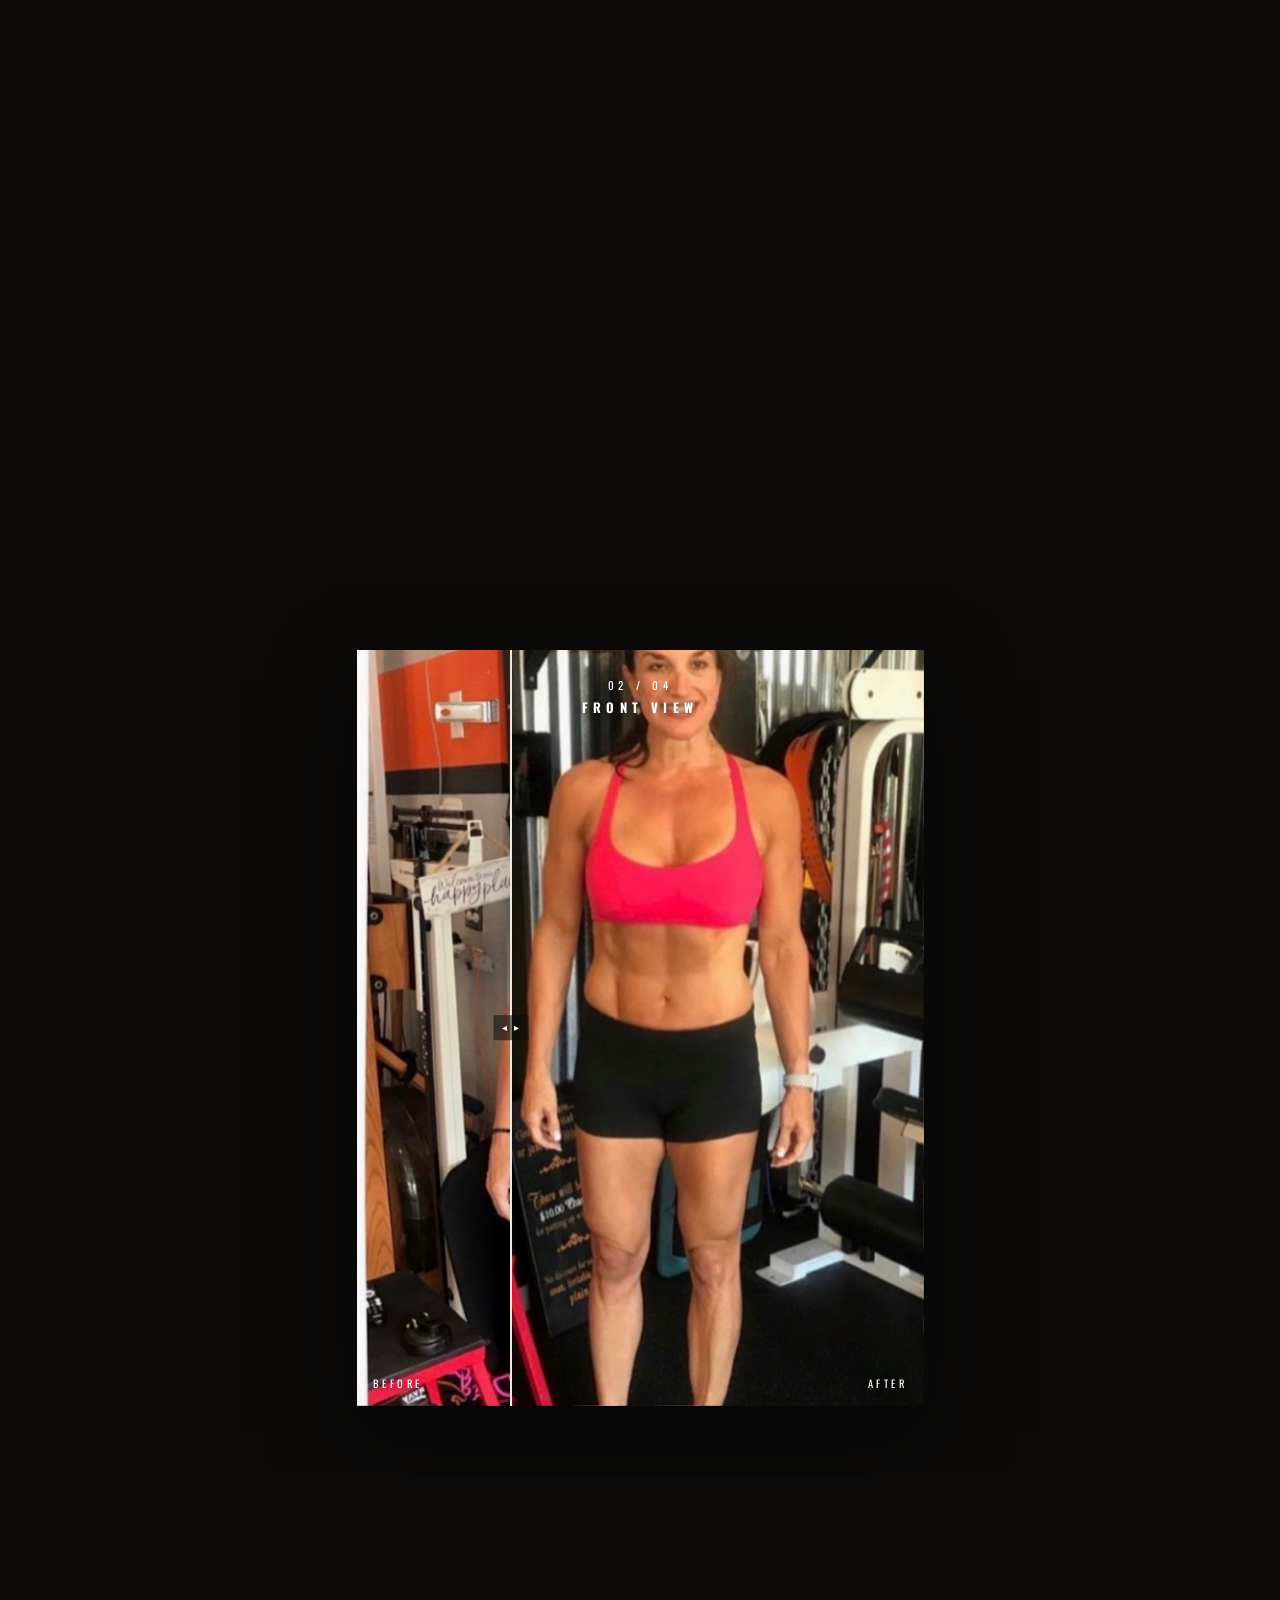
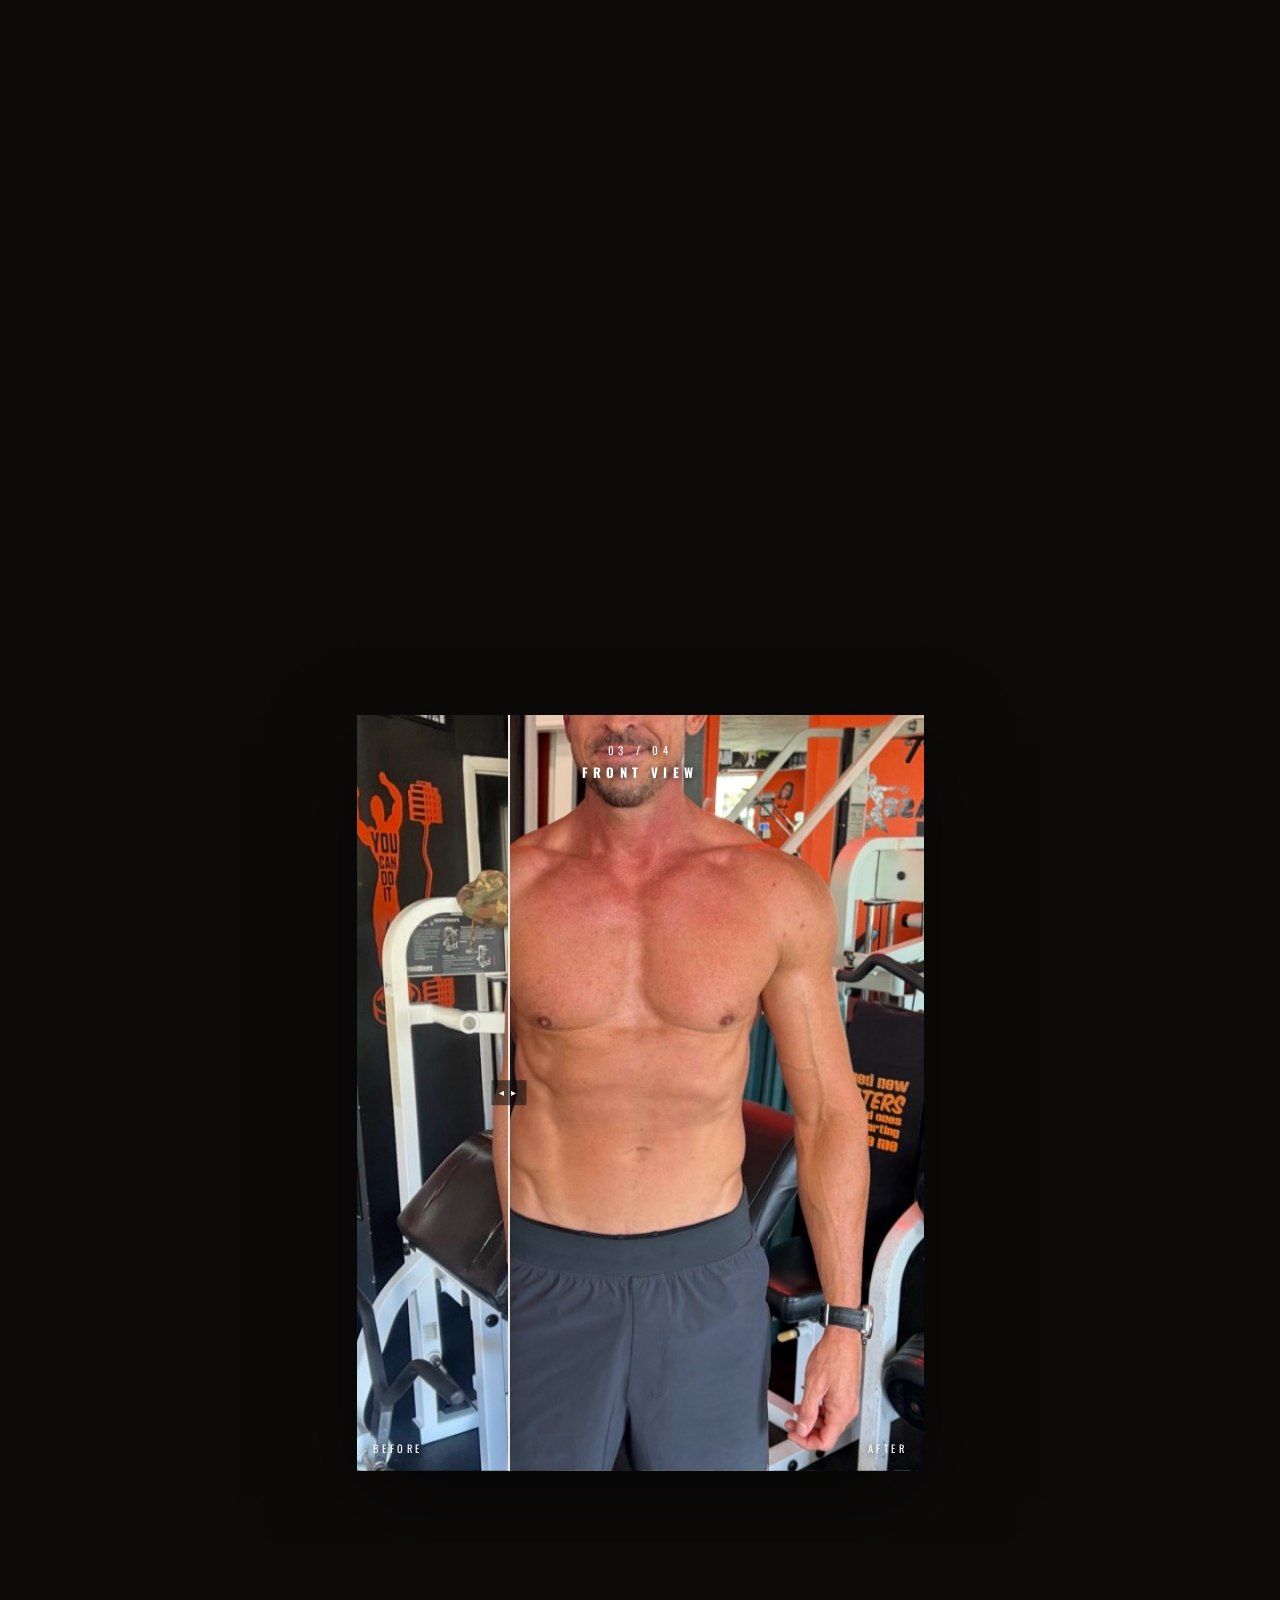
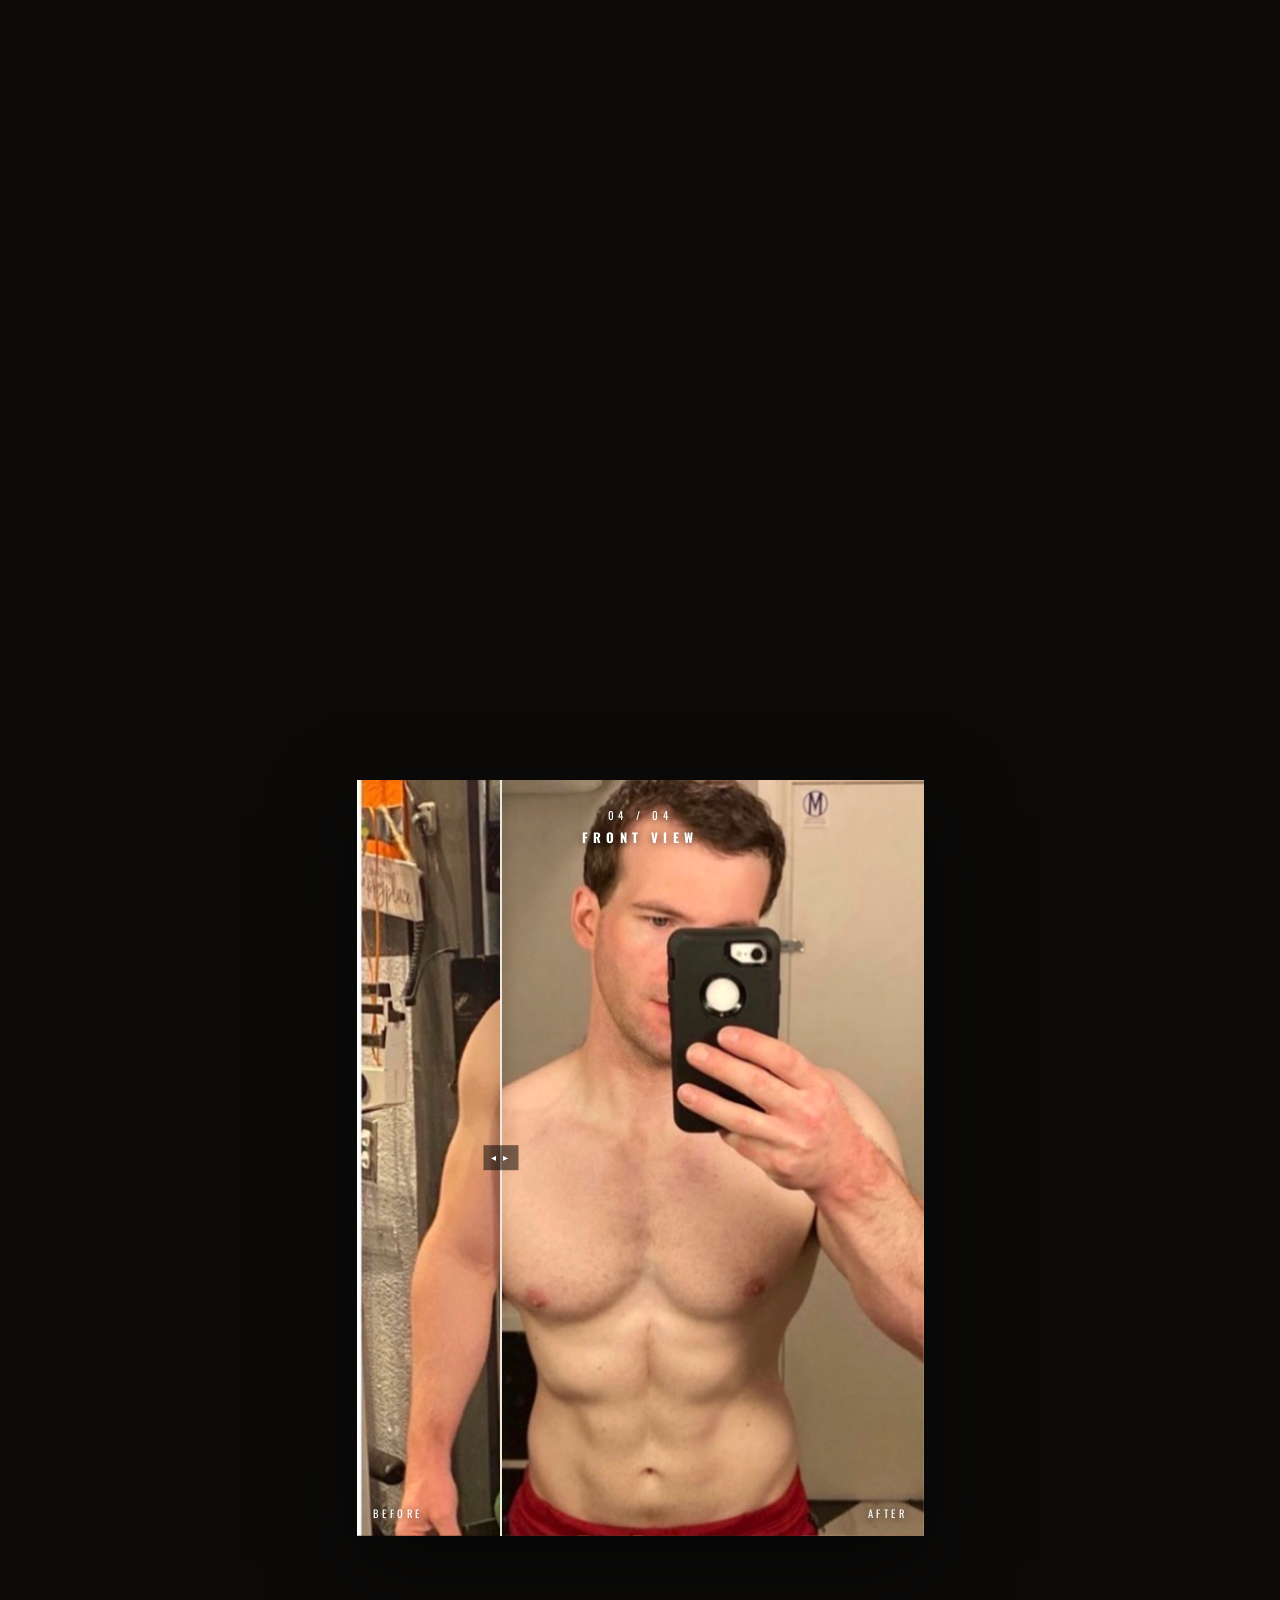
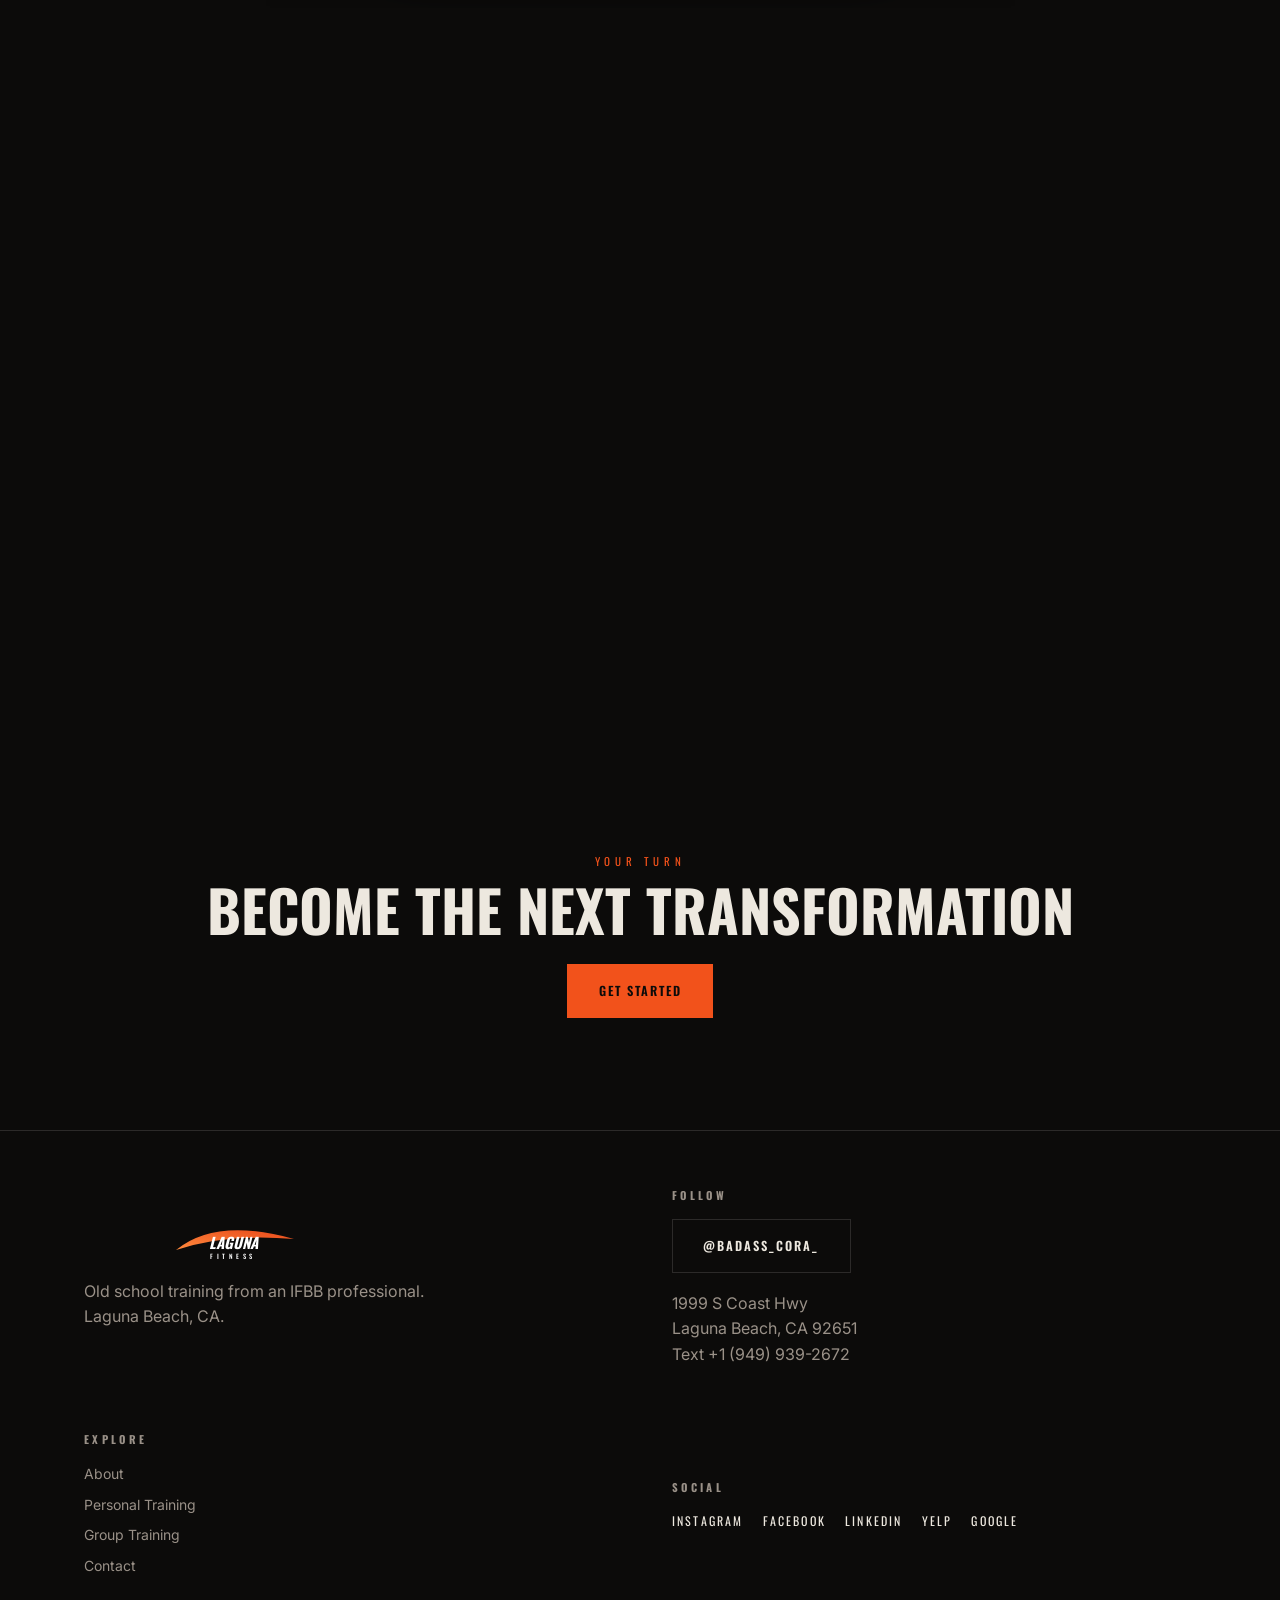
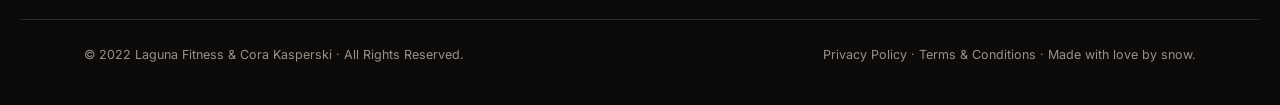
<file: results.html>
<!DOCTYPE html>
<html lang="en">
<head>
<meta charset="UTF-8"><meta name="viewport" content="width=device-width, initial-scale=1.0, viewport-fit=cover">
<title>Results — The Cora Difference | Laguna Fitness</title>
<meta name="description" content="Real people. Real work. Real transformations. Client before/after results trained by IFBB Pro Cora Kasperski in Laguna Beach.">
<link rel="icon" href='data:image/svg+xml,<svg xmlns="http://www.w3.org/2000/svg" viewBox="0 0 64 64"><path d="M4 40 Q32 4 60 30 Q28 18 4 40 Z" fill="%23F2521B"/><text x="32" y="56" text-anchor="middle" font-family="Arial" font-weight="bold" font-size="26" fill="white">L</text></svg>'>
<link rel="preconnect" href="https://fonts.googleapis.com"><link rel="preconnect" href="https://fonts.gstatic.com" crossorigin>
<link href="https://fonts.googleapis.com/css2?family=Oswald:wght@400;500;600;700&family=Inter:wght@400;500;600&display=swap" rel="stylesheet">
<link rel="stylesheet" href="styles.css"><script src="site.js" defer></script>
</head>
<body>
<svg width="0" height="0" style="position:absolute" aria-hidden="true"><symbol id="logo-lf" viewBox="0 0 264 76">
<defs><linearGradient id="lfS" x1="0" y1="1" x2="1" y2="0"><stop offset="0" stop-color="#FF8A3D"/><stop offset="1" stop-color="#E8481A"/></linearGradient></defs>
<path d="M 16 50 Q 96 -16 252 28 Q 118 16 16 50 Z" fill="url(#lfS)"/>
<text x="130" y="47" text-anchor="middle" font-family="Oswald,sans-serif" font-size="30" font-weight="700" font-style="italic" fill="#FFFFFF">LAGUNA</text>
<text x="130" y="68" text-anchor="middle" font-family="Oswald,sans-serif" font-size="13" font-weight="500" letter-spacing="7" fill="#FFFFFF">FITNESS</text>
</symbol></svg>

<nav id="nav">
  <a class="brand" href="index.html" aria-label="Laguna Fitness — home"><svg class="logo-svg" role="img" aria-label="Laguna Fitness"><use href="#logo-lf"/></svg></a>
  <div class="links">
    <a href="index.html">Home</a><a href="about.html">About</a><a href="training.html">Training</a><a class="act" href="results.html">Results</a><a href="contact.html">Contact</a>
  </div>
  <div class="nright">
    <a class="btn nav-cta" href="group.html">Join</a>
    <a class="btn ghost nav-cta" href="tel:+19499392672">Text Cora</a>
  </div>
  <button id="burger" aria-label="Menu">☰</button>
</nav>
<div id="mnav"><button id="mclose" aria-label="Close">✕</button>
  <a href="index.html">Home</a><a href="about.html">About</a><a href="training.html">Training</a><a href="results.html">Results</a><a href="contact.html">Contact</a><a href="group.html">Join</a>
  <a class="btn" href="tel:+19499392672">Text +1 (949) 939-2672</a>
</div>

<div class="phero" style="text-align:center">
  <div class="wrap"><p class="kick">The Cora Difference</p>
  <h1 class="h-d">Real People.<br>Real Work.<br>Real Transformations.</h1>
  <p class="sub" style="margin:0 auto">Scroll slowly — the divider reveals each after photo as you move through the story.</p></div>
</div>

<div class="moment"><div class="stick"><figure class="ba grain">
  <img src="assets/stage1_front_01.jpg" alt="Client one before — front view">
  <img class="after" src="assets/stage1_front_02.jpg" alt="Client one after — front view">
  <span class="div"></span>
  <span class="mlab"><span class="kick" style="color:#fff">01 / 04</span><b>Front View</b></span>
  <span class="balab b">Before</span><span class="balab a">After</span>
</figure></div></div>

<div class="moment"><div class="stick"><figure class="ba grain">
  <img src="assets/stage3_torso_01.jpg" alt="Client two before — front view">
  <img class="after" src="assets/stage3_torso_02.jpg" alt="Client two after — front view">
  <span class="div"></span>
  <span class="mlab"><span class="kick" style="color:#fff">02 / 04</span><b>Front View</b></span>
  <span class="balab b">Before</span><span class="balab a">After</span>
</figure></div></div>

<div class="moment"><div class="stick"><figure class="ba grain">
  <img src="assets/stage7_front_01.jpg" alt="Client three before — front view">
  <img class="after" src="assets/stage7_front_02.jpg" alt="Client three after — front view">
  <span class="div"></span>
  <span class="mlab"><span class="kick" style="color:#fff">03 / 04</span><b>Front View</b></span>
  <span class="balab b">Before</span><span class="balab a">After</span>
</figure></div></div>

<div class="moment"><div class="stick"><figure class="ba grain">
  <img src="assets/stage9_front_01.jpg" alt="Client four before — front view">
  <img class="after" src="assets/stage9_front_02.jpg" alt="Client four after — front view">
  <span class="div"></span>
  <span class="mlab"><span class="kick" style="color:#fff">04 / 04</span><b>Front View</b></span>
  <span class="balab b">Before</span><span class="balab a">After</span>
</figure></div></div>

<section style="text-align:center;padding:5rem 0 7rem"><div class="wrap">
  <p class="kick rev">Your Turn</p>
  <h2 class="h-d rev" style="font-size:clamp(2rem,5vw,3.6rem);margin:.6rem 0 1.6rem">Become The Next Transformation</h2>
  <a class="btn rev" href="contact.html">Get Started</a>
</div></section>

<footer><div class="wrap cols">
  <div><svg class="logo-svg" role="img" aria-label="Laguna Fitness"><use href="#logo-lf"/></svg>
    <p class="sub" style="margin-top:1rem">Old school training from an IFBB professional.<br>Laguna Beach, CA.</p></div>
  <div><h4>Follow</h4><a class="btn ghost" href="https://www.instagram.com/badass_cora_/" target="_blank" rel="noopener">@Badass_Cora_</a>
    <p class="sub" style="margin-top:1.1rem">1999 S Coast Hwy<br>Laguna Beach, CA 92651<br><a href="tel:+19499392672">Text +1 (949) 939-2672</a></p></div>
  <div><h4>Explore</h4><div class="fnav"><a href="about.html">About</a><a href="training.html">Personal Training</a><a href="group.html">Group Training</a><a href="contact.html">Contact</a></div></div>
  <div><h4>Social</h4><div class="soc">
    <a href="https://www.instagram.com/badass_cora_/" target="_blank" rel="noopener">Instagram</a>
    <a href="https://www.facebook.com/badasscora" target="_blank" rel="noopener">Facebook</a>
    <a href="https://www.linkedin.com/in/corakasperski" target="_blank" rel="noopener">Linkedin</a>
    <a href="https://www.yelp.com/biz/laguna-fitness-laguna-beach" target="_blank" rel="noopener">Yelp</a>
    <a href="https://maps.google.com/?q=1999+S+Coast+Hwy+Laguna+Beach+CA+92651" target="_blank" rel="noopener">Google</a></div></div>
</div>
<div class="wrap fbot">
  <span>© 2022 Laguna Fitness &amp; Cora Kasperski · All Rights Reserved.</span>
  <span>Privacy Policy · Terms &amp; Conditions · Made with love by snow.</span>
</div></footer>
</body>
</html>
</file>
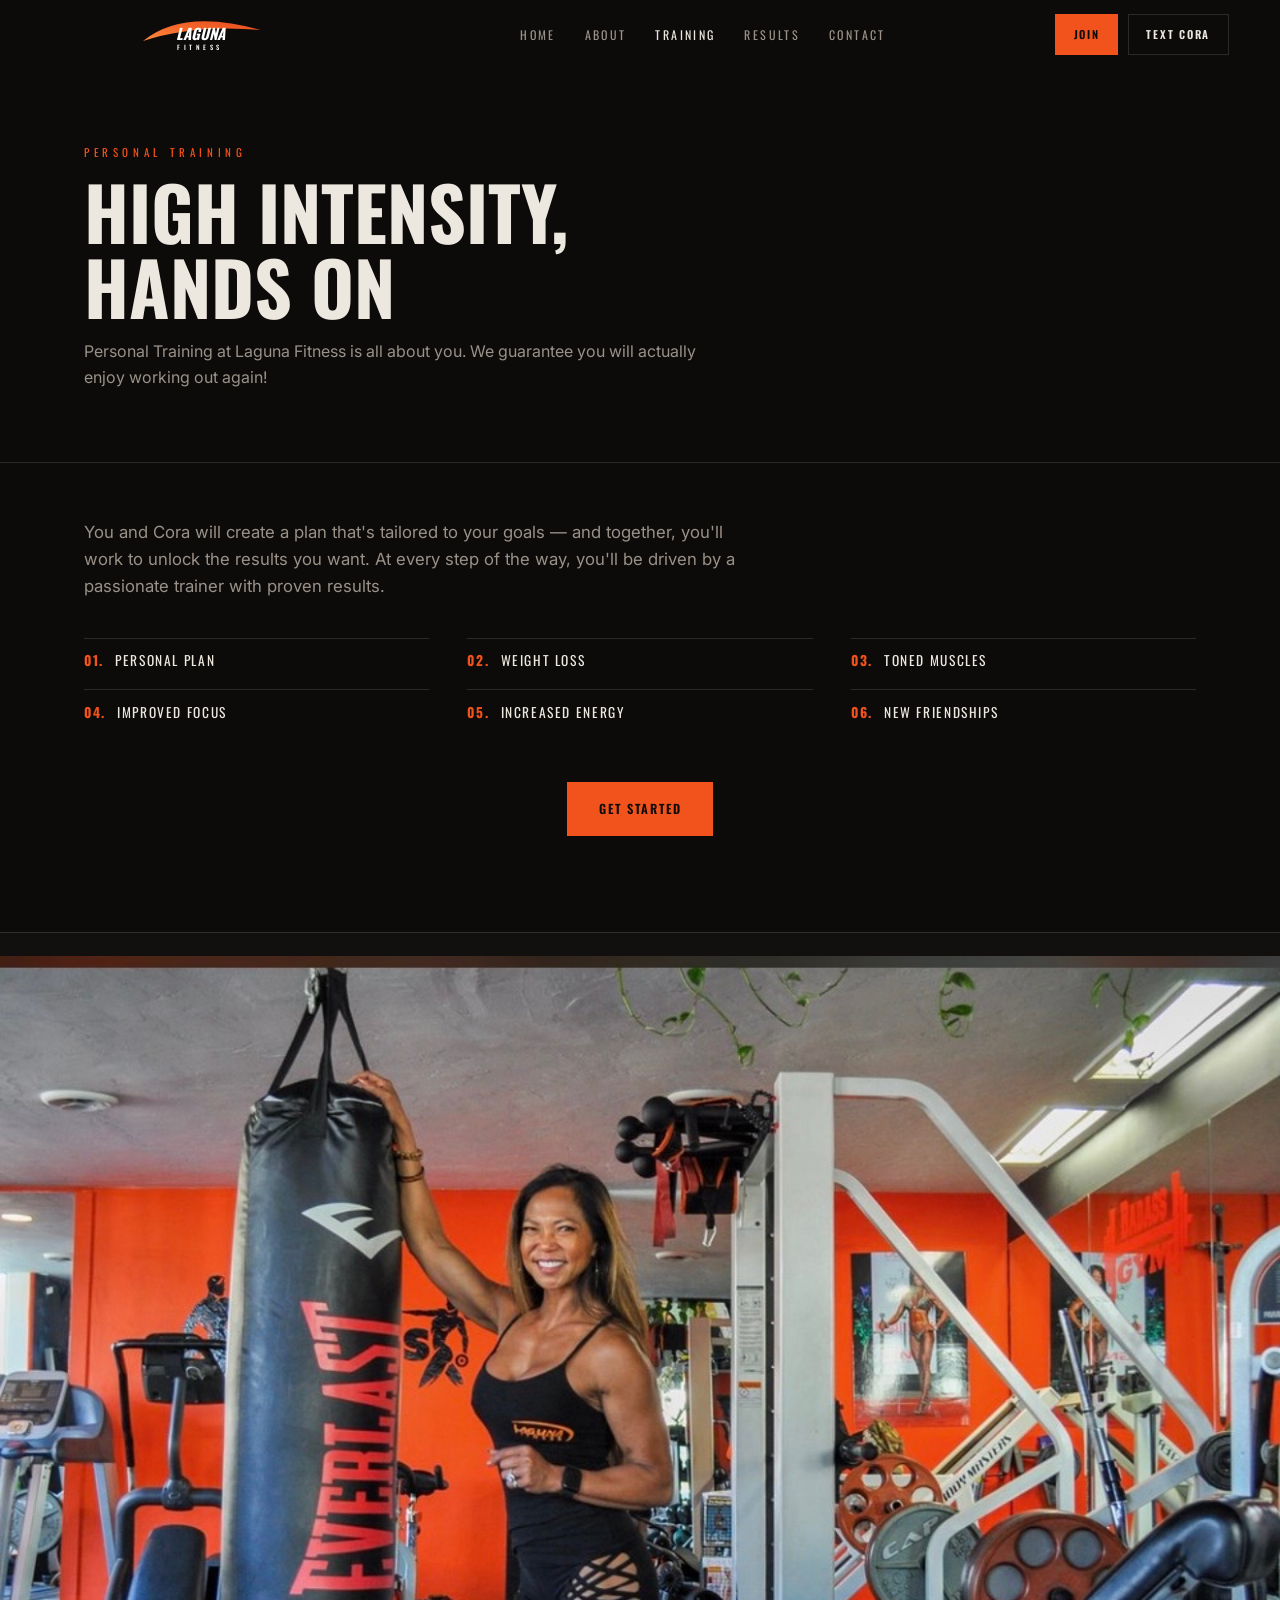
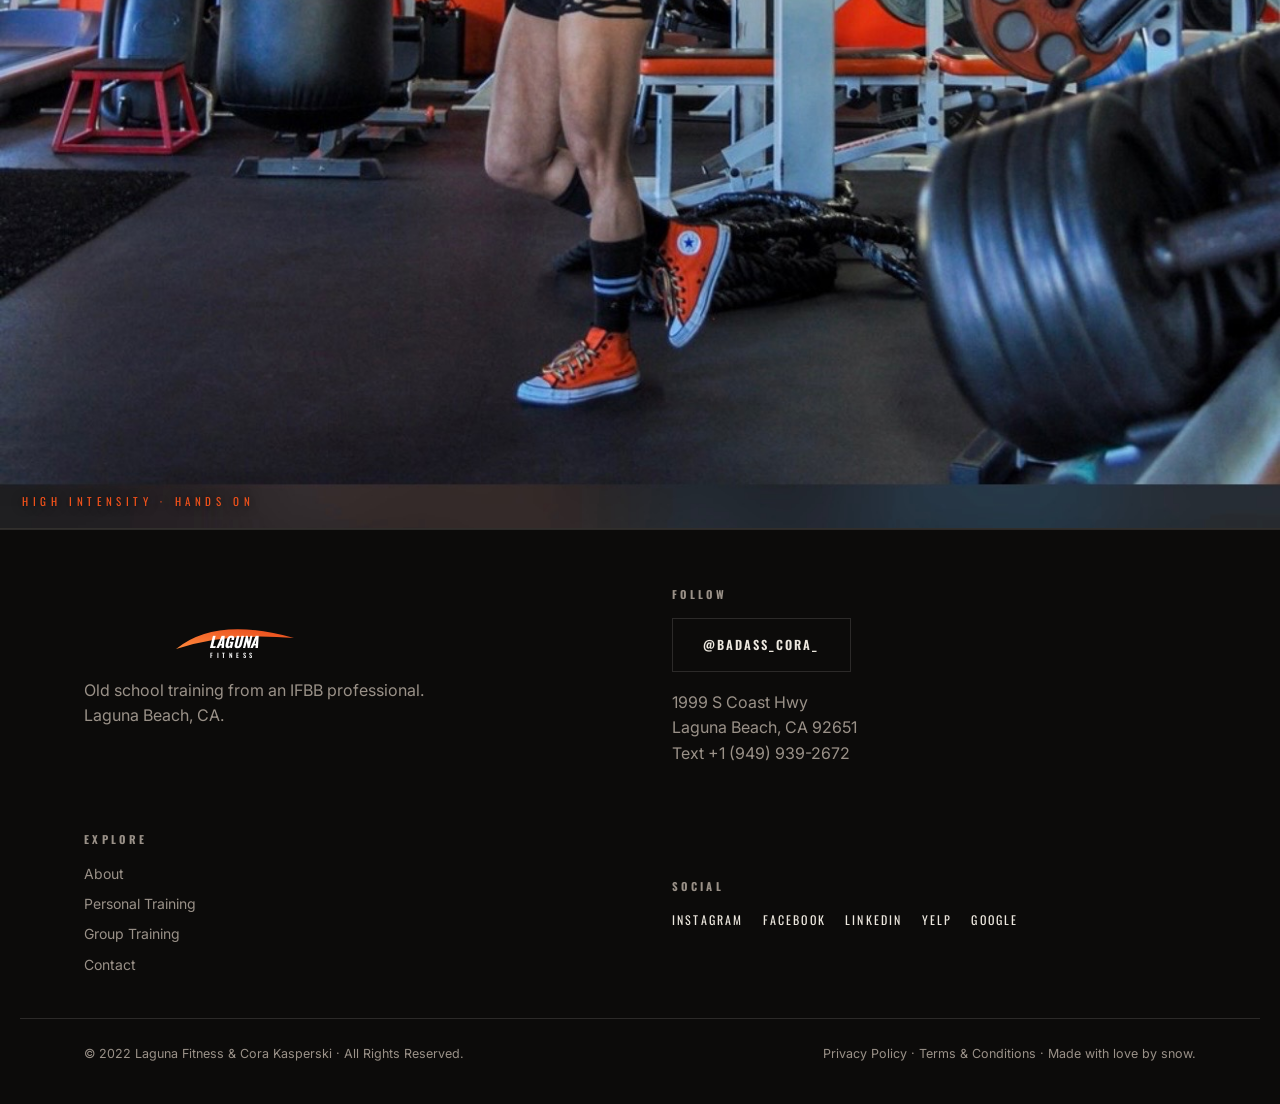
<file: training.html>
<!DOCTYPE html>
<html lang="en">
<head>
<meta charset="UTF-8"><meta name="viewport" content="width=device-width, initial-scale=1.0, viewport-fit=cover">
<title>Personal Training — Laguna Fitness</title>
<meta name="description" content="Personal training at Laguna Fitness is all about you. A plan tailored to your goals with a passionate trainer with proven results.">
<link rel="icon" href='data:image/svg+xml,<svg xmlns="http://www.w3.org/2000/svg" viewBox="0 0 64 64"><path d="M4 40 Q32 4 60 30 Q28 18 4 40 Z" fill="%23F2521B"/><text x="32" y="56" text-anchor="middle" font-family="Arial" font-weight="bold" font-size="26" fill="white">L</text></svg>'>
<link rel="preconnect" href="https://fonts.googleapis.com"><link rel="preconnect" href="https://fonts.gstatic.com" crossorigin>
<link href="https://fonts.googleapis.com/css2?family=Oswald:wght@400;500;600;700&family=Inter:wght@400;500;600&display=swap" rel="stylesheet">
<link rel="stylesheet" href="styles.css"><script src="site.js" defer></script>
</head>
<body>
<svg width="0" height="0" style="position:absolute" aria-hidden="true"><symbol id="logo-lf" viewBox="0 0 264 76">
<defs><linearGradient id="lfS" x1="0" y1="1" x2="1" y2="0"><stop offset="0" stop-color="#FF8A3D"/><stop offset="1" stop-color="#E8481A"/></linearGradient></defs>
<path d="M 16 50 Q 96 -16 252 28 Q 118 16 16 50 Z" fill="url(#lfS)"/>
<text x="130" y="47" text-anchor="middle" font-family="Oswald,sans-serif" font-size="30" font-weight="700" font-style="italic" fill="#FFFFFF">LAGUNA</text>
<text x="130" y="68" text-anchor="middle" font-family="Oswald,sans-serif" font-size="13" font-weight="500" letter-spacing="7" fill="#FFFFFF">FITNESS</text>
</symbol></svg>

<nav id="nav">
  <a class="brand" href="index.html" aria-label="Laguna Fitness — home"><svg class="logo-svg" role="img" aria-label="Laguna Fitness"><use href="#logo-lf"/></svg></a>
  <div class="links">
    <a href="index.html">Home</a><a href="about.html">About</a><a class="act" href="training.html">Training</a><a href="results.html">Results</a><a href="contact.html">Contact</a>
  </div>
  <div class="nright">
    <a class="btn nav-cta" href="group.html">Join</a>
    <a class="btn ghost nav-cta" href="tel:+19499392672">Text Cora</a>
  </div>
  <button id="burger" aria-label="Menu">☰</button>
</nav>
<div id="mnav"><button id="mclose" aria-label="Close">✕</button>
  <a href="index.html">Home</a><a href="about.html">About</a><a href="training.html">Training</a><a href="results.html">Results</a><a href="contact.html">Contact</a><a href="group.html">Join</a>
  <a class="btn" href="tel:+19499392672">Text +1 (949) 939-2672</a>
</div>

<div class="phero"><div class="wrap">
  <p class="kick">Personal Training</p><h1 class="h-d">High Intensity,<br>Hands On</h1>
  <p class="sub">Personal Training at Laguna Fitness is all about you. We guarantee you will actually enjoy working out again!</p>
</div></div>

<section style="padding-top:3.5rem"><div class="wrap">
  <p class="sub rev" style="font-size:1.05rem">You and Cora will create a plan that's tailored to your goals — and together, you'll work to unlock the results you want. At every step of the way, you'll be driven by a passionate trainer with proven results.</p>
  <div class="bens rev">
    <div><b>01.</b>Personal Plan</div><div><b>02.</b>Weight Loss</div><div><b>03.</b>Toned Muscles</div>
    <div><b>04.</b>Improved Focus</div><div><b>05.</b>Increased Energy</div><div><b>06.</b>New Friendships</div>
  </div>
  <div style="text-align:center;margin-top:3rem" class="rev"><a class="btn" href="tel:+19499392672">Get Started</a></div>
</div></section>

<section class="alt" style="padding:0"><figure class="comm-photo"><img src="assets/studio_cora_bag.jpg" alt="Cora coaching at the heavy bag" loading="lazy"><figcaption class="kick">High Intensity · Hands On</figcaption></figure></section>

<footer><div class="wrap cols">
  <div><svg class="logo-svg" role="img" aria-label="Laguna Fitness"><use href="#logo-lf"/></svg>
    <p class="sub" style="margin-top:1rem">Old school training from an IFBB professional.<br>Laguna Beach, CA.</p></div>
  <div><h4>Follow</h4><a class="btn ghost" href="https://www.instagram.com/badass_cora_/" target="_blank" rel="noopener">@Badass_Cora_</a>
    <p class="sub" style="margin-top:1.1rem">1999 S Coast Hwy<br>Laguna Beach, CA 92651<br><a href="tel:+19499392672">Text +1 (949) 939-2672</a></p></div>
  <div><h4>Explore</h4><div class="fnav"><a href="about.html">About</a><a href="training.html">Personal Training</a><a href="group.html">Group Training</a><a href="contact.html">Contact</a></div></div>
  <div><h4>Social</h4><div class="soc">
    <a href="https://www.instagram.com/badass_cora_/" target="_blank" rel="noopener">Instagram</a>
    <a href="https://www.facebook.com/badasscora" target="_blank" rel="noopener">Facebook</a>
    <a href="https://www.linkedin.com/in/corakasperski" target="_blank" rel="noopener">Linkedin</a>
    <a href="https://www.yelp.com/biz/laguna-fitness-laguna-beach" target="_blank" rel="noopener">Yelp</a>
    <a href="https://maps.google.com/?q=1999+S+Coast+Hwy+Laguna+Beach+CA+92651" target="_blank" rel="noopener">Google</a></div></div>
</div>
<div class="wrap fbot">
  <span>© 2022 Laguna Fitness &amp; Cora Kasperski · All Rights Reserved.</span>
  <span>Privacy Policy · Terms &amp; Conditions · Made with love by snow.</span>
</div></footer>
</body>
</html>
</file>
<file: styles.css>
:root{--bg:#0C0B0A;--bg2:#12100E;--ink:#EDE8DF;--mut:#9A9188;--line:rgba(237,232,223,.14);--acc:#F2521B;--acc-hi:#FF6A33;--disp:'Oswald',sans-serif;--body:'Inter',sans-serif;--max:1240px}
*{box-sizing:border-box;margin:0}html{scroll-behavior:smooth}
body{background:var(--bg);color:var(--ink);font-family:var(--body);line-height:1.6;-webkit-font-smoothing:antialiased}
img{display:block;max-width:100%}a{color:inherit;text-decoration:none}
.wrap{max-width:var(--max);margin:0 auto;padding:0 5vw}
.kick{font-family:var(--disp);font-size:11px;letter-spacing:.42em;color:var(--acc);text-transform:uppercase}
.h-d{font-family:var(--disp);font-weight:700;text-transform:uppercase;line-height:1.02}
.sub{color:var(--mut);max-width:62ch}
.js .rev{opacity:0;transform:translateY(26px);transition:opacity .8s cubic-bezier(.2,.6,.2,1),transform .8s cubic-bezier(.2,.6,.2,1)}
.js .rev.in{opacity:1;transform:none}
.btn{display:inline-flex;align-items:center;gap:.6rem;font-family:var(--disp);font-weight:600;letter-spacing:.16em;font-size:12.5px;text-transform:uppercase;padding:1rem 1.9rem;border:1px solid var(--acc);background:var(--acc);color:#0C0B0A;cursor:pointer;transition:.25s}
.btn:hover{background:var(--acc-hi);border-color:var(--acc-hi)}
.btn.ghost{background:transparent;color:var(--ink);border-color:var(--line)}
.btn.ghost:hover{border-color:var(--acc);color:var(--acc)}
.logo-svg{height:38px;width:auto;display:block}
#nav{position:fixed;inset:0 0 auto;z-index:30;display:flex;align-items:center;justify-content:space-between;gap:1rem;padding:.9rem 4vw;transition:.3s}
#nav.solid{background:rgba(12,11,10,.94);backdrop-filter:blur(10px);border-bottom:1px solid var(--line)}
#nav .links{display:flex;gap:1.8rem;font-family:var(--disp);font-size:12px;letter-spacing:.2em;text-transform:uppercase}
#nav .links a{color:var(--mut)}#nav .links a.act,#nav .links a:hover{color:var(--ink)}
.nright{display:flex;gap:.6rem}
.nav-cta{padding:.65rem 1.1rem;font-size:11px}
#burger{display:none;background:none;border:1px solid var(--line);color:var(--ink);font-size:1.05rem;padding:.45rem .7rem;cursor:pointer}
#mnav{position:fixed;inset:0;background:rgba(12,11,10,.98);z-index:40;display:none;flex-direction:column;align-items:center;justify-content:center;gap:1.5rem}
#mnav.open{display:flex}
#mnav a{font-family:var(--disp);font-size:1.3rem;letter-spacing:.2em;text-transform:uppercase}
#mclose{position:absolute;top:1.1rem;right:1.3rem;background:none;border:0;color:var(--ink);font-size:1.5rem;cursor:pointer}
.hero{min-height:100svh;position:relative;display:flex;align-items:flex-end}
.hero .bg{position:absolute;inset:0;background:var(--himg) center 28%/cover;opacity:.55}
.hero::after{content:'';position:absolute;inset:0;background:linear-gradient(180deg,rgba(12,11,10,.5),rgba(12,11,10,.08) 45%,var(--bg))}
.hero .wrap{position:relative;z-index:2;padding-bottom:9vh;width:100%}
.hero h1{font-size:clamp(2.5rem,6.6vw,5.2rem);max-width:15ch;margin:.9rem 0 1rem}
.tag{font-family:var(--disp);text-transform:uppercase;letter-spacing:.14em;opacity:.85}
.ctas{display:flex;gap:1rem;flex-wrap:wrap;margin-top:1.8rem}
.facts{display:flex;gap:2.4rem;margin-top:2.6rem;flex-wrap:wrap}
.facts b{font-family:var(--disp);font-size:1.5rem;display:block;color:var(--acc)}
.facts span{font-size:11.5px;letter-spacing:.18em;text-transform:uppercase;color:var(--mut)}
section{padding:6rem 0}.sec-head{margin-bottom:2.6rem}.sec-head h2{font-size:clamp(1.9rem,4.4vw,3.2rem);margin:.6rem 0 1rem}
.alt{background:var(--bg2);border-top:1px solid var(--line);border-bottom:1px solid var(--line)}
.phero{padding:16vh 0 4.5rem;border-bottom:1px solid var(--line)}
.phero h1{font-size:clamp(2.4rem,6vw,4.6rem);margin:.7rem 0 1rem}
/* ===== before/after scroll reveal ===== */
.moment{position:relative;height:185vh}
.moment .stick{position:sticky;top:0;height:100svh;display:grid;place-items:center;overflow:hidden}
.ba{position:relative;height:min(84vh,840px);aspect-ratio:3/4;max-width:92vw;background:#000;overflow:hidden;box-shadow:0 30px 80px rgba(0,0,0,.55)}
.ba img{position:absolute;inset:0;width:100%;height:100%;object-fit:cover;transform:scale(var(--z,1));will-change:transform;filter:contrast(1.03) saturate(1.04)}
.ba .after{clip-path:inset(0 0 0 var(--pos,50%))}
.ba .div{position:absolute;top:0;bottom:0;left:var(--pos,50%);width:2px;margin-left:-1px;background:#EDE8DF;box-shadow:0 0 14px rgba(0,0,0,.6)}
.ba .div::after{content:'◂ ▸';position:absolute;top:50%;left:50%;transform:translate(-50%,-50%);font-size:10px;color:#fff;background:rgba(12,11,10,.55);padding:.3rem .5rem;letter-spacing:.2em;white-space:nowrap}
.balab{position:absolute;bottom:14px;font-family:var(--disp);font-size:10.5px;letter-spacing:.34em;color:#fff;text-transform:uppercase;text-shadow:0 1px 8px rgba(0,0,0,.85)}
.balab.b{left:16px}.balab.a{right:16px}
.mlab{position:absolute;top:22px;left:50%;transform:translateX(-50%);text-align:center;text-shadow:0 1px 8px rgba(0,0,0,.85)}
.mlab b{display:block;font-family:var(--disp);font-size:13px;letter-spacing:.4em;text-transform:uppercase;color:#fff}
.grain::after{content:'';position:absolute;inset:0;pointer-events:none;opacity:.06;mix-blend-mode:overlay;background-image:url("data:image/svg+xml,%3Csvg xmlns='http://www.w3.org/2000/svg' width='120' height='120'%3E%3Cfilter id='n'%3E%3CfeTurbulence type='fractalNoise' baseFrequency='.9' numOctaves='2'/%3E%3C/filter%3E%3Crect width='120' height='120' filter='url(%23n)'/%3E%3C/svg%3E")}
.ba.static{height:auto;aspect-ratio:3/4;width:min(520px,100%);margin:0 auto}
.st-grid{display:grid;grid-template-columns:repeat(4,1fr);gap:10px}
.st-grid figure{position:relative;overflow:hidden}
.st-grid img{width:100%;height:100%;object-fit:cover;aspect-ratio:3/4;transition:transform .6s}
.st-grid figure:hover img{transform:scale(1.04)}
.st-grid figcaption{display:none!important}
.comm-photo{position:relative;margin-top:1.4rem}
.comm-photo img{width:100%;height:auto;background:#0C0B0A}
.comm-photo figcaption{position:absolute;left:22px;bottom:18px;text-shadow:0 1px 10px rgba(0,0,0,.7)}
.cols{display:grid;grid-template-columns:1fr 1fr;gap:4rem;align-items:center}
.imgs2{display:grid;grid-template-columns:1fr 1fr;gap:10px}.imgs2 img{width:100%;object-fit:cover;aspect-ratio:3/4}
#up{background:var(--acc);color:#0C0B0A;text-align:center}
#up h2{font-size:clamp(2.2rem,5.6vw,4.2rem)}
#up .btn{background:#0C0B0A;border-color:#0C0B0A;color:#EDE8DF;margin-top:1.8rem}
.cards{display:grid;grid-template-columns:repeat(3,1fr);gap:14px}
.card{border:1px solid var(--line);padding:2rem;background:var(--bg2)}
.card h3{font-family:var(--disp);text-transform:uppercase;font-size:1.25rem;margin:.7rem 0 .5rem}
.card p{color:var(--mut);font-size:.95rem}
.card .btn{margin-top:1.3rem;padding:.7rem 1.2rem;font-size:11px}
.bens{display:grid;grid-template-columns:repeat(3,1fr);gap:.4rem 2.4rem;margin-top:2.4rem}
.bens div{padding:.7rem 0;border-top:1px solid var(--line);font-family:var(--disp);font-size:13.5px;letter-spacing:.12em;text-transform:uppercase}
.bens div b{color:var(--acc);margin-right:.7rem}
.t{display:grid;grid-template-columns:repeat(3,1fr);gap:2.6rem}
.t blockquote{font-family:var(--disp);font-size:1.12rem;line-height:1.55;text-transform:uppercase}
.t cite{display:block;margin-top:.9rem;font-style:normal;color:var(--acc);letter-spacing:.24em;font-size:12px;font-family:var(--disp)}
.yelp{margin-top:2.6rem;padding-top:1.8rem;border-top:1px solid var(--line);display:flex;gap:1rem;align-items:center;flex-wrap:wrap}
.stars{color:var(--acc);letter-spacing:.2em}
#gram .row{display:grid;grid-template-columns:repeat(4,1fr);gap:10px;margin-top:1.8rem}
#gram .row img{width:100%;aspect-ratio:1;object-fit:cover}
#contact{text-align:center;padding:7rem 0}
#contact h2{font-size:clamp(2.8rem,8vw,6rem);line-height:.95}
.ways{display:flex;gap:2.6rem;justify-content:center;flex-wrap:wrap;margin-top:2.2rem}
.ways b{font-family:var(--disp);display:block;font-size:1.05rem}
.ways span{color:var(--mut);font-size:13px}
.cform{max-width:460px;margin:2.4rem auto 0;text-align:left}
.cform input,.cform textarea{width:100%;background:var(--bg2);border:1px solid var(--line);color:var(--ink);padding:.85rem;margin-bottom:.8rem;font-family:var(--body)}
footer{border-top:1px solid var(--line);padding:3.5rem 0 2.5rem}
footer h4{font-family:var(--disp);letter-spacing:.3em;font-size:11px;text-transform:uppercase;color:var(--mut);margin-bottom:.9rem}
footer .soc{display:flex;gap:1.2rem;flex-wrap:wrap;font-family:var(--disp);font-size:12px;letter-spacing:.18em;text-transform:uppercase}
footer .soc a:hover{color:var(--acc)}
footer .fnav{display:grid;gap:.5rem;font-size:14px;color:var(--mut)}
footer .fnav a:hover{color:var(--ink)}
.fbot{margin-top:2.6rem;padding-top:1.6rem;border-top:1px solid var(--line);display:flex;justify-content:space-between;gap:1rem;flex-wrap:wrap;color:var(--mut);font-size:12.5px}
@media(max-width:900px){#nav .links,.nright{display:none}#burger{display:block}
.cols{grid-template-columns:1fr}.st-grid{grid-template-columns:repeat(2,1fr)}.cards{grid-template-columns:1fr}
.bens{grid-template-columns:1fr}.t{grid-template-columns:1fr}#gram .row{grid-template-columns:repeat(2,1fr)}
.moment{height:150vh}
.ba{width:100%;height:auto;aspect-ratio:3/4;max-width:none}section{padding:4.2rem 0}}
@media(prefers-reduced-motion:reduce){html{scroll-behavior:auto}.js .rev{transition:none;opacity:1;transform:none}}
</file>
